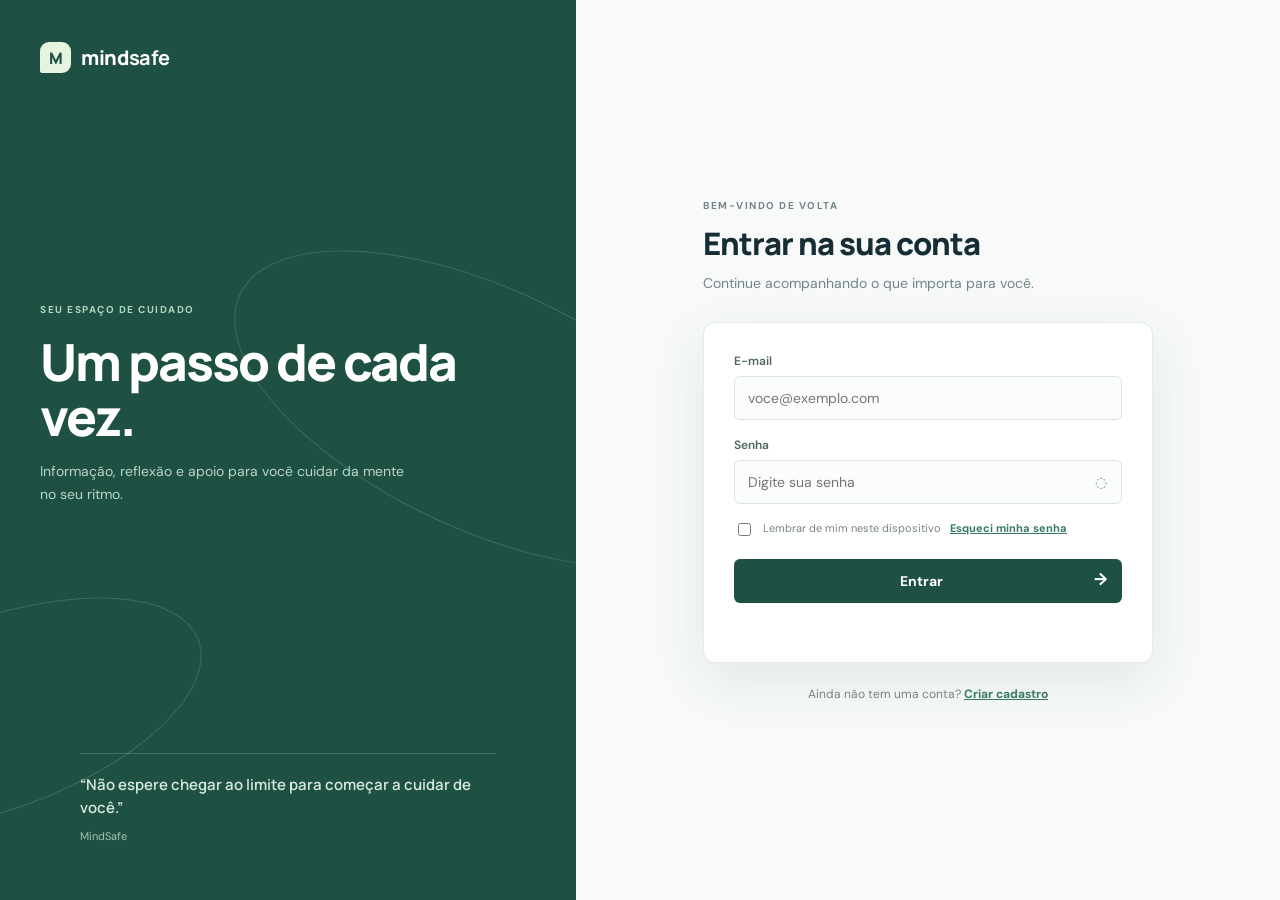
<file: index.html>
<!doctype html>
<html lang="pt-BR">
  <head>
    <meta charset="UTF-8" />
    <meta name="viewport" content="width=device-width, initial-scale=1.0" />
    <meta name="description" content="Acesse sua conta MindSafe." />
    <title>Entrar | MindSafe</title>
    <link rel="stylesheet" href="auth.css" />
  </head>
  <body>
    <div class="auth-page">
      <aside class="auth-aside">
        <a class="brand" href="home.html"
          ><span class="brand-mark">M</span
          ><span>mind<strong>safe</strong></span></a
        >
        <div class="aside-copy">
          <p class="eyebrow">SEU ESPAÇO DE CUIDADO</p>
          <h1>Um passo de cada vez.</h1>
          <p>
            Informação, reflexão e apoio para você cuidar da mente no seu ritmo.
          </p>
        </div>
        <blockquote class="aside-quote">
          “Não espere chegar ao limite para começar a cuidar de você.”<small>MindSafe</small>
        </blockquote>
      </aside>
      <main class="auth-main">
        <div class="auth-box">
          <header class="auth-header">
            <p class="eyebrow">BEM-VINDO DE VOLTA</p>
            <h1>Entrar na sua conta</h1>
            <p>Continue acompanhando o que importa para você.</p>
          </header>
          <form class="auth-form" id="login-form" novalidate>
            <div class="field">
              <label for="login-email">E-mail</label
              ><input
                id="login-email"
                name="email"
                type="email"
                placeholder="voce@exemplo.com"
                autocomplete="email"
                required
              />
            </div>
            <div class="field">
              <label for="login-password">Senha</label>
              <div class="password-wrap">
                <input
                  id="login-password"
                  name="password"
                  type="password"
                  placeholder="Digite sua senha"
                  autocomplete="current-password"
                  required
                />
                <button
                  class="toggle-password"
                  type="button"
                  data-target="login-password"
                  aria-label="Mostrar senha"
                >◌</button>
              </div>
            </div>
            <div class="check-row">
              <input id="remember-me" type="checkbox" /><label for="remember-me"
                >Lembrar de mim neste dispositivo</label
              ><a class="auth-link" href="#recuperar">Esqueci minha senha</a>
            </div>
            <button class="primary-button" type="submit">
              Entrar <span>→</span>
            </button>
            <p class="form-message" aria-live="polite"></p>
          </form>
          <p class="switch-auth">
            Ainda não tem uma conta?
            <a class="auth-link" href="cadastro.html">Criar cadastro</a>
          </p>
        </div>
      </main>
    </div>
    <script src="auth.js"></script>
  </body>
</html>
</file>
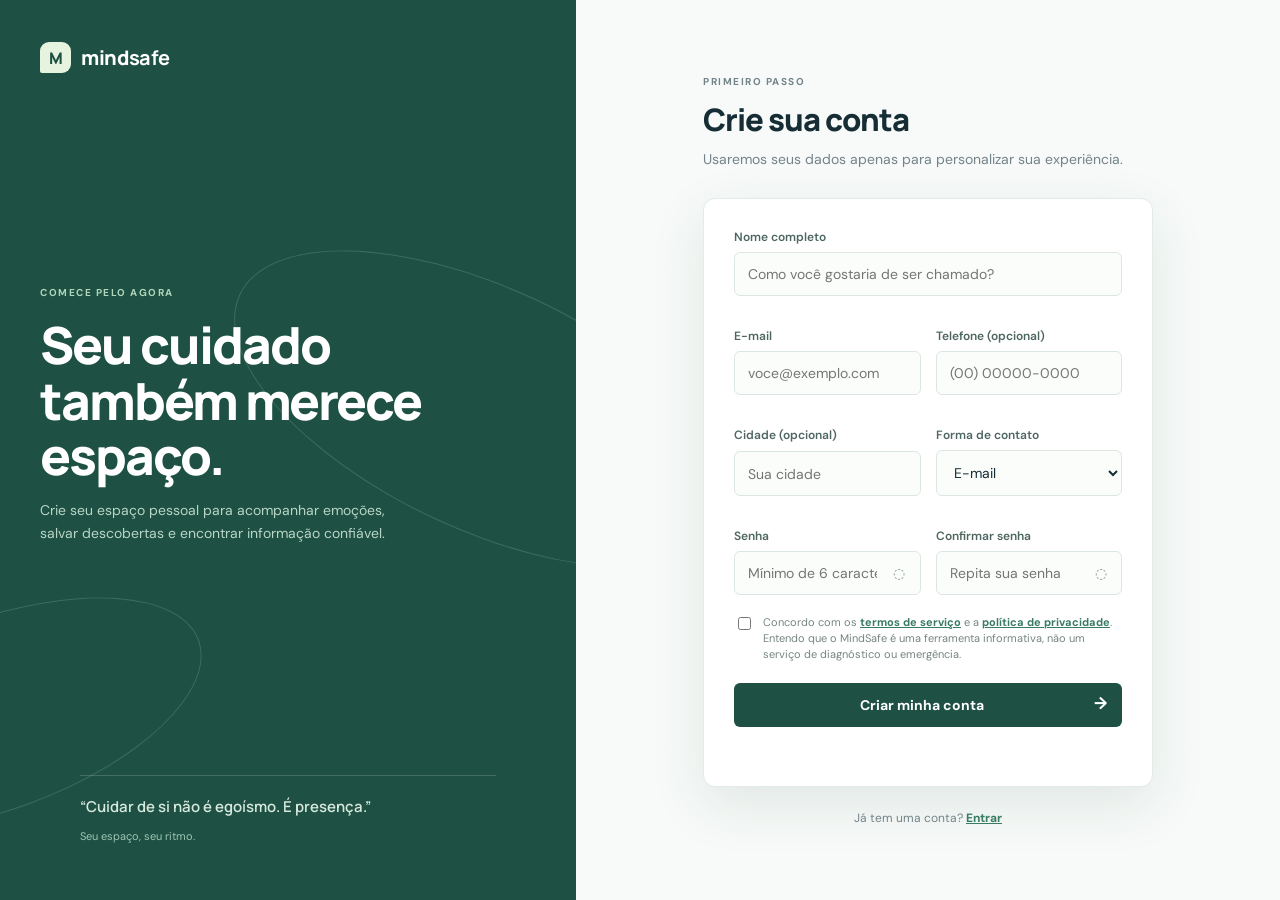
<file: cadastro.html>
<!doctype html>
<html lang="pt-BR">
  <head>
    <meta charset="UTF-8" />
    <meta name="viewport" content="width=device-width, initial-scale=1.0" />
    <meta name="description" content="Crie seu cadastro no MindSafe." />
    <title>Criar cadastro | MindSafe</title>
    <link rel="stylesheet" href="auth.css" />
  </head>
  <body>
    <div class="auth-page">
      <aside class="auth-aside">
        <a class="brand" href="home.html"
          ><span class="brand-mark">M</span
          ><span>mind<strong>safe</strong></span></a
        >
        <div class="aside-copy">
          <p class="eyebrow">COMECE PELO AGORA</p>
          <h1>Seu cuidado também merece espaço.</h1>
          <p>
            Crie seu espaço pessoal para acompanhar emoções, salvar descobertas
            e encontrar informação confiável.
          </p>
        </div>
        <blockquote class="aside-quote">
          “Cuidar de si não é egoísmo. É presença.”<small
            >Seu espaço, seu ritmo.</small
          >
        </blockquote>
      </aside>
      <main class="auth-main">
        <div class="auth-box">
          <header class="auth-header">
            <p class="eyebrow">PRIMEIRO PASSO</p>
            <h1>Crie sua conta</h1>
            <p>Usaremos seus dados apenas para personalizar sua experiência.</p>
          </header>
          <form class="auth-form" id="register-form" novalidate>
            <div class="field-grid">
              <div class="field full">
                <label for="register-name">Nome completo</label
                ><input
                  id="register-name"
                  type="text"
                  placeholder="Como você gostaria de ser chamado?"
                  autocomplete="name"
                  required
                />
              </div>
              <div class="field">
                <label for="register-email">E-mail</label
                ><input
                  id="register-email"
                  type="email"
                  placeholder="voce@exemplo.com"
                  autocomplete="email"
                  required
                />
              </div>
              <div class="field">
                <label for="register-phone"
                  >Telefone <span>(opcional)</span></label
                ><input
                  id="register-phone"
                  type="tel"
                  placeholder="(00) 00000-0000"
                  autocomplete="tel"
                />
              </div>
              <div class="field">
                <label for="register-city">Cidade <span>(opcional)</span></label
                ><input
                  id="register-city"
                  type="text"
                  placeholder="Sua cidade"
                  autocomplete="address-level2"
                />
              </div>
              <div class="field">
                <label for="register-contact">Forma de contato</label
                ><select id="register-contact">
                  <option value="email">E-mail</option>
                  <option value="telefone">Telefone</option>
                </select>
              </div>
              <div class="field">
                <label for="register-password">Senha</label>
                <div class="password-wrap">
                  <input
                    id="register-password"
                    type="password"
                    placeholder="Mínimo de 6 caracteres"
                    autocomplete="new-password"
                    required
                  /><button
                    class="toggle-password"
                    type="button"
                    data-target="register-password"
                    aria-label="Mostrar senha"
                  >
                    ◌
                  </button>
                </div>
              </div>
              <div class="field">
                <label for="register-password-confirmation"
                  >Confirmar senha</label
                >
                <div class="password-wrap">
                  <input
                    id="register-password-confirmation"
                    type="password"
                    placeholder="Repita sua senha"
                    autocomplete="new-password"
                    required
                  /><button
                    class="toggle-password"
                    type="button"
                    data-target="register-password-confirmation"
                    aria-label="Mostrar senha"
                  >
                    ◌
                  </button>
                </div>
              </div>
            </div>
            <div class="check-row">
              <input id="terms" type="checkbox" required /><label for="terms"
                >Concordo com os <a href="termos.html">termos de serviço</a> e a <a href="privacidade.html">política de privacidade</a>. Entendo que o MindSafe é uma
                ferramenta informativa, não um serviço de diagnóstico ou
                emergência.</label
              >
            </div>
            <button class="primary-button" type="submit">
              Criar minha conta <span>→</span>
            </button>
            <p class="form-message" aria-live="polite"></p>
          </form>
          <p class="switch-auth">
            Já tem uma conta? <a class="auth-link" href="index.html">Entrar</a>
          </p>
        </div>
      </main>
    </div>
    <script src="auth.js"></script>
  </body>
</html>
</file>
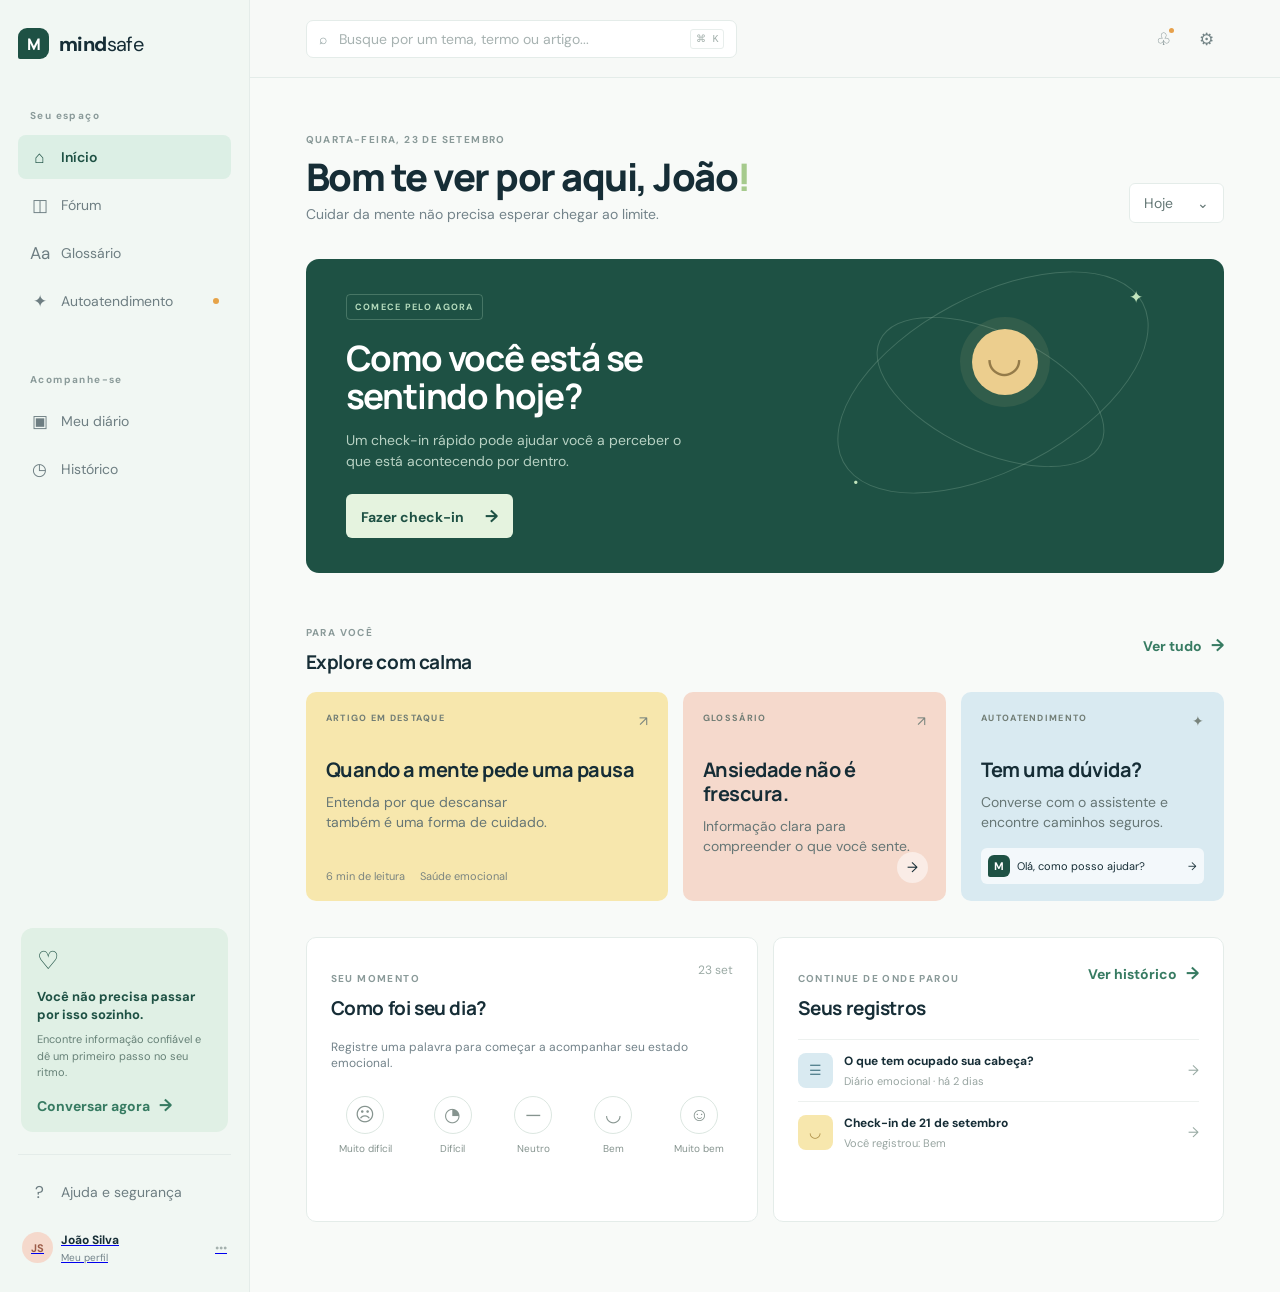
<file: home.html>
<!doctype html>
<html lang="pt-BR">
  <head>
    <meta charset="UTF-8" />
    <meta name="viewport" content="width=device-width, initial-scale=1.0" />
    <meta
      name="description"
      content="MindSafe: informação, acompanhamento e apoio para cuidar da saúde mental."
    />
    <title>MindSafe | Não chegue ao limite</title>
    <link rel="stylesheet" href="home.css" />
  </head>
  <body>
    <div class="app-shell">
      <aside class="sidebar" aria-label="Navegação principal">
        <a
          class="brand"
          href="#inicio"
          data-view-link="inicio"
          aria-label="MindSafe, início"
        >
          <span class="brand-mark">M</span>
          <span><strong>mind</strong>safe</span>
        </a>

        <div class="sidebar-label">Seu espaço</div>
        <nav class="main-nav">
          <button class="nav-item active" data-view="inicio">
            <span class="nav-icon">⌂</span> Início
          </button>
          <button class="nav-item" data-view="forum">
            <span class="nav-icon">◫</span> Fórum
          </button>
          <button class="nav-item" data-view="glossario">
            <span class="nav-icon">Aa</span> Glossário
          </button>
          <button class="nav-item" data-view="chat">
            <span class="nav-icon">✦</span> Autoatendimento
            <span class="nav-status"></span>
          </button>
        </nav>

        <div class="sidebar-label">Acompanhe-se</div>
        <nav class="main-nav">
          <button class="nav-item" data-view="diario">
            <span class="nav-icon">▣</span> Meu diário
          </button>
          <button class="nav-item" data-view="historico">
            <span class="nav-icon">◷</span> Histórico
          </button>
        </nav>

        <div class="sidebar-support">
          <span class="support-icon">♡</span>
          <strong>Você não precisa passar por isso sozinho.</strong>
          <p>
            Encontre informação confiável e dê um primeiro passo no seu ritmo.
          </p>
          <button class="text-button" data-view="chat">
            Conversar agora <span>→</span>
          </button>
        </div>

        <div class="sidebar-footer">
          <button class="nav-item">
            <span class="nav-icon">?</span> Ajuda e segurança
          </button>
          <a class="user-mini" href="perfil.html"
            ><span class="avatar">JS</span
            ><span><strong>João Silva</strong><small>Meu perfil</small></span
            ><span class="more">•••</span></a
          >
        </div>
      </aside>

      <main class="main-content">
        <header class="topbar">
          <div class="mobile-brand">
            <span class="brand-mark">M</span><strong>mindsafe</strong>
          </div>
          <label class="search-box" for="global-search"
            ><span>⌕</span
            ><input
              id="global-search"
              type="search"
              placeholder="Busque por um tema, termo ou artigo..."
              autocomplete="off"
            /><kbd>⌘ K</kbd></label
          >
          <div class="top-actions">
            <button class="icon-button" aria-label="Notificações">
              ♧<span class="notification-dot"></span></button
            ><button class="icon-button" aria-label="Configurações">⚙</button>
          </div>
        </header>

        <div class="page-wrap">
          <section
            id="view-inicio"
            class="view active-view"
            aria-labelledby="welcome-title"
          >
            <div class="welcome-row">
              <div>
                <p class="eyebrow">QUARTA-FEIRA, 23 DE SETEMBRO</p>
                <h1 id="welcome-title">
                  Bom te ver por aqui, João<span class="soft-dot">!</span>
                </h1>
                <p class="intro">
                  Cuidar da mente não precisa esperar chegar ao limite.
                </p>
              </div>
              <button class="date-button">Hoje <span>⌄</span></button>
            </div>

            <div class="hero-panel">
              <div class="hero-copy">
                <span class="pill light-pill">COMECE PELO AGORA</span>
                <h2>Como você está se sentindo hoje?</h2>
                <p>
                  Um check-in rápido pode ajudar você a perceber o que está
                  acontecendo por dentro.
                </p>
                <button class="primary-button" data-view="diario">
                  Fazer check-in <span>→</span>
                </button>
              </div>
              <div class="mood-orbit" aria-hidden="true">
                <span class="orbit-ring ring-one"></span
                ><span class="orbit-ring ring-two"></span
                ><span class="mood-face">◡</span
                ><span class="orbit-star star-one">✦</span
                ><span class="orbit-star star-two">·</span>
              </div>
            </div>

            <div class="section-heading">
              <div>
                <p class="eyebrow">PARA VOCÊ</p>
                <h2>Explore com calma</h2>
              </div>
              <button class="link-button" data-view="forum">
                Ver tudo <span>→</span>
              </button>
            </div>
            <div class="feature-grid">
              <article class="feature-card feature-article" data-view="forum">
                <div class="card-top">
                  <span class="category-tag">ARTIGO EM DESTAQUE</span
                  ><span>↗</span>
                </div>
                <h3>Quando a mente pede uma pausa</h3>
                <p>Entenda por que descansar também é uma forma de cuidado.</p>
                <div class="card-meta">
                  <span>6 min de leitura</span><span>Saúde emocional</span>
                </div>
              </article>
              <article
                class="feature-card feature-glossary"
                data-view="glossario"
              >
                <div class="card-top">
                  <span class="category-tag">GLOSSÁRIO</span><span>↗</span>
                </div>
                <h3>Ansiedade não é<br />frescura.</h3>
                <p>Informação clara para compreender o que você sente.</p>
                <button class="round-arrow">→</button>
              </article>
              <article class="feature-card feature-chat" data-view="chat">
                <div class="card-top">
                  <span class="category-tag">AUTOATENDIMENTO</span
                  ><span>✦</span>
                </div>
                <h3>Tem uma dúvida?</h3>
                <p>Converse com o assistente e encontre caminhos seguros.</p>
                <div class="chat-preview">
                  <span class="assistant-avatar">M</span
                  ><span>Olá, como posso ajudar?</span><span>→</span>
                </div>
              </article>
            </div>

            <div class="lower-grid">
              <section class="panel checkin-panel">
                <div class="section-heading compact">
                  <div>
                    <p class="eyebrow">SEU MOMENTO</p>
                    <h2>Como foi seu dia?</h2>
                  </div>
                  <span class="date-small">23 set</span>
                </div>
                <p>
                  Registre uma palavra para começar a acompanhar seu estado
                  emocional.
                </p>
                <div class="mood-options">
                  <button data-mood="Muito difícil">
                    <span>☹</span><small>Muito difícil</small></button
                  ><button data-mood="Difícil">
                    <span>◔</span><small>Difícil</small></button
                  ><button data-mood="Neutro">
                    <span>—</span><small>Neutro</small></button
                  ><button data-mood="Bem">
                    <span>◡</span><small>Bem</small></button
                  ><button data-mood="Muito bem">
                    <span>☺</span><small>Muito bem</small>
                  </button>
                </div>
                <p class="saved-mood" aria-live="polite"></p>
              </section>
              <section class="panel recent-panel">
                <div class="section-heading compact">
                  <div>
                    <p class="eyebrow">CONTINUE DE ONDE PAROU</p>
                    <h2>Seus registros</h2>
                  </div>
                  <button class="link-button" data-view="historico">
                    Ver histórico <span>→</span>
                  </button>
                </div>
                <div class="record-row">
                  <span class="record-icon blue">☰</span
                  ><span
                    ><strong>O que tem ocupado sua cabeça?</strong
                    ><small>Diário emocional · há 2 dias</small></span
                  ><span class="record-arrow">→</span>
                </div>
                <div class="record-row">
                  <span class="record-icon yellow">◡</span
                  ><span
                    ><strong>Check-in de 21 de setembro</strong
                    ><small>Você registrou: Bem</small></span
                  ><span class="record-arrow">→</span>
                </div>
              </section>
            </div>
          </section>

          <section id="view-forum" class="view" aria-labelledby="forum-title">
            <div class="view-header">
              <div>
                <p class="eyebrow">INFORMAÇÃO CONFIÁVEL</p>
                <h1 id="forum-title">Fórum</h1>
                <p>Artigos e estudos para entender melhor sua saúde mental.</p>
              </div>
              <button class="outline-button">＋ Sugerir tema</button>
            </div>
            <div class="tab-row">
              <button class="tab active" data-forum-filter="todos">Todos</button
              ><button class="tab" data-forum-filter="artigos">Artigos</button
              ><button class="tab" data-forum-filter="estudos">
                Estudos científicos</button
              ><button class="tab" data-forum-filter="salvos">Salvos</button>
            </div>
            <div class="forum-layout">
              <div class="article-list" id="article-list"></div>
              <aside class="reading-side">
                <div class="panel newsletter">
                  <span class="mini-kicker">PARA LER COM CALMA</span>
                  <h3>Uma pequena pausa pode mudar o seu dia.</h3>
                  <p>Receba uma seleção quinzenal de conteúdos do MindSafe.</p>
                  <label class="email-input"
                    ><input
                      type="email"
                      placeholder="Seu melhor e-mail"
                    /><button aria-label="Assinar newsletter">→</button></label
                  ><small>Sem spam. Você pode sair quando quiser.</small>
                </div>
                <div class="panel topics-panel">
                  <p class="eyebrow">TEMAS POPULARES</p>
                  <div class="topic-cloud">
                    <button>Ansiedade</button><button>Autocuidado</button
                    ><button>Estresse</button><button>Relacionamentos</button
                    ><button>Sono</button><button>Autoestima</button>
                  </div>
                </div>
              </aside>
            </div>
          </section>

          <section
            id="view-glossario"
            class="view"
            aria-labelledby="glossary-title"
          >
            <div class="view-header">
              <div>
                <p class="eyebrow">ENTENDA OS TERMOS</p>
                <h1 id="glossary-title">Glossário</h1>
                <p>
                  Definições simples, cuidadosas e baseadas em fontes
                  confiáveis.
                </p>
              </div>
              <span class="glossary-count">6 termos demonstrativos</span>
            </div>
            <div class="glossary-toolbar">
              <label class="inner-search"
                ><span>⌕</span
                ><input
                  id="glossary-search"
                  type="search"
                  placeholder="Pesquisar síndrome, transtorno ou condição..."
              /></label>
              <div class="filter-chips">
                <button class="chip active" data-glossary-filter="todos">
                  Todos</button
                ><button class="chip" data-glossary-filter="emoções">
                  Emoções</button
                ><button class="chip" data-glossary-filter="transtornos">
                  Transtornos</button
                ><button class="chip" data-glossary-filter="condições">
                  Condições
                </button>
              </div>
            </div>
            <div
              class="glossary-detail"
              id="glossary-detail"
              hidden
              aria-live="polite"
            ></div>
            <div class="glossary-grid" id="glossary-grid"></div>
            <div class="glossary-note">
              <span>ⓘ</span>
              <p>
                As definições são educativas e não substituem avaliação
                profissional. Cada pessoa pode vivenciar uma condição de maneira
                diferente.
              </p>
            </div>
          </section>

          <section id="view-chat" class="view" aria-labelledby="chat-title">
            <div class="view-header chat-heading">
              <div>
                <p class="eyebrow">ESCUTA E INFORMAÇÃO</p>
                <h1 id="chat-title">Autoatendimento</h1>
                <p>Um espaço para tirar dúvidas e encontrar próximos passos.</p>
              </div>
              <span class="online-badge"><i></i> Assistente online</span>
            </div>
            <div class="chat-layout">
              <div class="chat-window panel">
                <div class="chat-window-head">
                  <div class="assistant-avatar large">M</div>
                  <div>
                    <strong>Mind, assistente MindSafe</strong
                    ><small>Informação segura para começar</small>
                  </div>
                  <span class="privacy-label">🔒 Privado</span>
                </div>
                <div class="messages" id="messages">
                  <div class="message assistant-message">
                    <span class="message-avatar">M</span>
                    <div>
                      <p>
                        Olá, João. Eu estou aqui para ajudar você a entender
                        melhor temas de saúde mental.
                      </p>
                      <p>
                        Você pode perguntar sobre um termo do glossário, um
                        artigo ou contar como está se sentindo.
                      </p>
                      <span class="message-time">agora</span>
                    </div>
                  </div>
                  <div class="suggestion-row">
                    <button data-suggestion="O que é ansiedade?">
                      O que é ansiedade?</button
                    ><button data-suggestion="Como posso cuidar melhor de mim?">
                      Como cuidar melhor de mim?</button
                    ><button data-suggestion="Quero encontrar um artigo">
                      Encontrar um artigo</button
                    ><button data-suggestion="Estou com muito estresse">
                      Estou com muito estresse</button
                    ><button data-suggestion="O que é depressão?">
                      O que é depressão?</button
                    ><button
                      data-suggestion="Preciso saber se estou com burnout"
                    >
                      Preciso saber se estou com burnout</button
                    ><button data-suggestion="Como melhorar o sono?">
                      Como melhorar o sono?</button
                    ><button data-suggestion="Preciso de ajuda profissional">
                      Preciso de ajuda profissional
                    </button>
                  </div>
                </div>
                <form class="chat-composer" id="chat-form">
                  <input
                    id="chat-input"
                    type="text"
                    placeholder="Escreva sua dúvida..."
                    autocomplete="off"
                  /><button type="submit" aria-label="Enviar mensagem">
                    ↑
                  </button>
                </form>
                <p class="chat-disclaimer">
                  O Mind não diagnostica nem substitui profissionais. Em uma
                  emergência, ligue <strong>192</strong> ou procure um serviço
                  de urgência.
                </p>
              </div>
              <aside class="chat-aside">
                <div class="panel safety-card">
                  <span class="safety-icon">♡</span>
                  <h3>Precisa de ajuda agora?</h3>
                  <p>
                    Se você estiver em risco ou pensando em se machucar, procure
                    ajuda imediata.
                  </p>
                  <a href="tel:188">CVV 188 <span>↗</span></a
                  ><small>Atendimento gratuito, 24 horas.</small>
                </div>
                <div class="panel chat-topics">
                  <p class="eyebrow">VOCÊ TAMBÉM PODE</p>
                  <button data-view="glossario">
                    Explorar o glossário <span>→</span></button
                  ><button data-view="forum">
                    Ler artigos e estudos <span>→</span>
                  </button>
                </div>
              </aside>
            </div>
          </section>

          <section id="view-diario" class="view" aria-labelledby="diary-title">
            <div class="view-header">
              <div>
                <p class="eyebrow">ACOMPANHAMENTO PESSOAL</p>
                <h1 id="diary-title">Meu diário</h1>
                <p>Coloque em palavras o que está passando pela sua cabeça.</p>
              </div>
            </div>
            <div class="diary-layout">
              <div class="panel diary-editor">
                <label for="diary-text"
                  >O que você gostaria de registrar hoje?</label
                ><textarea
                  id="diary-text"
                  placeholder="Escreva livremente. Este espaço é só seu..."
                ></textarea>
                <div class="editor-footer">
                  <span>Seus registros são privados</span
                  ><button class="primary-button" id="save-diary">
                    Salvar registro <span>→</span>
                  </button>
                </div>
                <p class="saved-mood" id="diary-status" aria-live="polite"></p>
              </div>
              <div class="panel prompt-card">
                <span class="prompt-symbol">✦</span>
                <p class="eyebrow">UMA PERGUNTA PARA HOJE</p>
                <h3>
                  O que você tem precisado, mas ainda não conseguiu pedir?
                </h3>
                <button class="link-button" id="use-prompt">
                  Usar como inspiração <span>→</span>
                </button>
              </div>
            </div>
          </section>

          <section
            id="view-historico"
            class="view"
            aria-labelledby="history-title"
          >
            <div class="view-header">
              <div>
                <p class="eyebrow">SEU CAMINHO</p>
                <h1 id="history-title">Histórico</h1>
                <p>Perceber padrões também é uma forma de cuidado.</p>
              </div>
              <button class="outline-button">Exportar dados</button>
            </div>
            <div class="history-summary">
              <div class="panel summary-card">
                <span class="summary-icon blue">◡</span><strong>12</strong
                ><small>check-ins registrados</small>
              </div>
              <div class="panel summary-card">
                <span class="summary-icon yellow">▤</span><strong>4</strong
                ><small>entradas no diário</small>
              </div>
              <div class="panel summary-card">
                <span class="summary-icon green">↗</span><strong>3</strong
                ><small>semanas acompanhando</small>
              </div>
            </div>
            <div class="panel timeline">
              <div class="section-heading compact">
                <div>
                  <p class="eyebrow">SETEMBRO DE 2026</p>
                  <h2>Seus registros recentes</h2>
                </div>
              </div>
              <div class="timeline-item">
                <span class="timeline-dot green-dot"></span>
                <div>
                  <strong>Bem</strong>
                  <p>Check-in emocional</p>
                </div>
                <time>Hoje, 09:12</time>
              </div>
              <div class="timeline-item">
                <span class="timeline-dot blue-dot"></span>
                <div>
                  <strong>O que tem ocupado sua cabeça?</strong>
                  <p>Entrada no diário</p>
                </div>
                <time>21 set, 19:40</time>
              </div>
              <div class="timeline-item">
                <span class="timeline-dot yellow-dot"></span>
                <div>
                  <strong>Neutro</strong>
                  <p>Check-in emocional</p>
                </div>
                <time>21 set, 08:20</time>
              </div>
            </div>
          </section>
        </div>
      </main>
    </div>
    <div class="toast" id="toast" role="status" aria-live="polite"></div>
    <script src="database.js"></script>
    <script src="home.js"></script>
  </body>
</html>
</file>
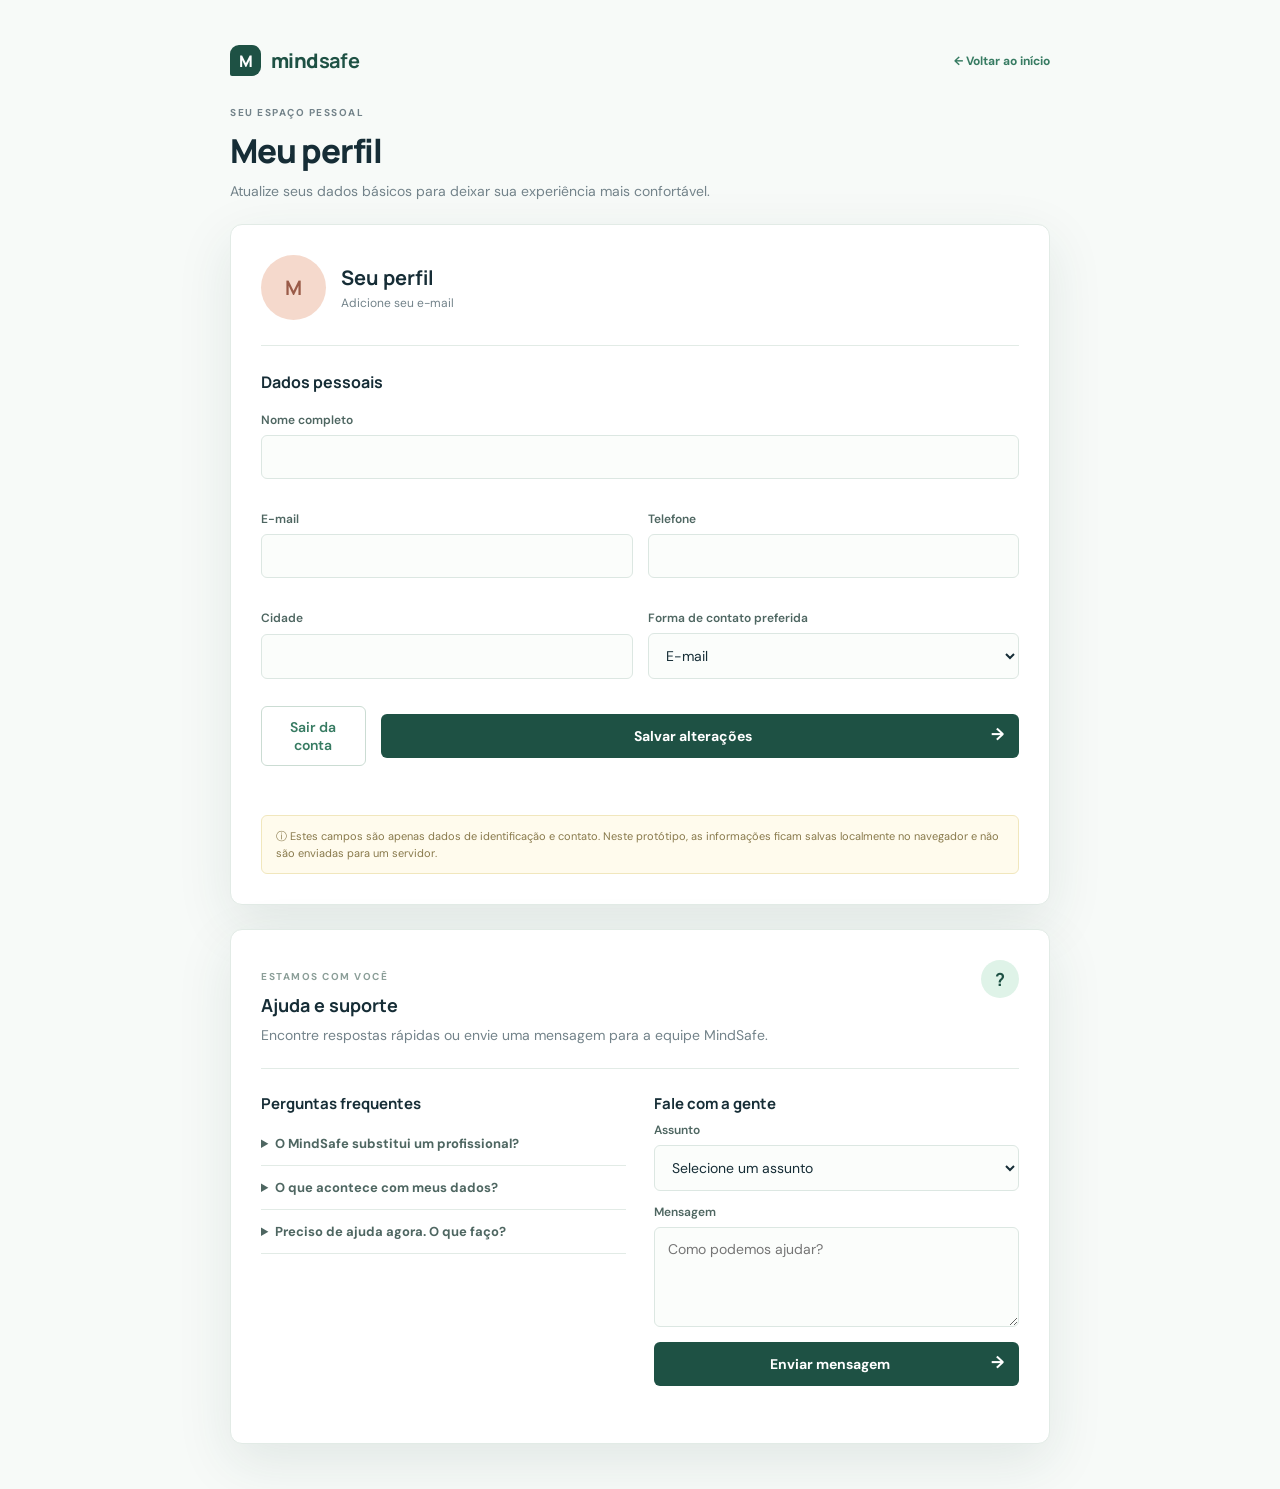
<file: perfil.html>
<!doctype html>
<html lang="pt-BR">
  <head>
    <meta charset="UTF-8" />
    <meta name="viewport" content="width=device-width, initial-scale=1.0" />
    <meta
      name="description"
      content="Gerencie seus dados pessoais no MindSafe."
    />
    <title>Meu perfil | MindSafe</title>
    <link rel="stylesheet" href="auth.css" />
  </head>
  <body class="profile-page">
    <main class="auth-main">
      <div class="profile-shell">
        <header class="profile-top">
          <a class="brand" href="home.html"
            ><span class="brand-mark">M</span
            ><span>mind<strong>safe</strong></span></a
          ><a class="home-link" href="home.html">← Voltar ao início</a>
        </header>
        <section class="profile-intro">
          <p class="eyebrow">SEU ESPAÇO PESSOAL</p>
          <h1>Meu perfil</h1>
          <p>
            Atualize seus dados básicos para deixar sua experiência mais
            confortável.
          </p>
        </section>
        <section class="profile-card">
          <div class="profile-identity">
            <div class="profile-avatar" id="profile-avatar">MS</div>
            <div>
              <h2 id="profile-name-heading">Seu perfil</h2>
              <p id="profile-email-heading">Adicione seu e-mail</p>
            </div>
          </div>
          <form id="profile-form" novalidate>
            <h2 class="profile-section-title">Dados pessoais</h2>
            <div class="field-grid">
              <div class="field full">
                <label for="profile-name">Nome completo</label
                ><input
                  id="profile-name"
                  type="text"
                  autocomplete="name"
                  required
                />
              </div>
              <div class="field">
                <label for="profile-email">E-mail</label
                ><input
                  id="profile-email"
                  type="email"
                  autocomplete="email"
                  required
                />
              </div>
              <div class="field">
                <label for="profile-phone">Telefone</label
                ><input id="profile-phone" type="tel" autocomplete="tel" />
              </div>
              <div class="field">
                <label for="profile-city">Cidade</label
                ><input
                  id="profile-city"
                  type="text"
                  autocomplete="address-level2"
                />
              </div>
              <div class="field">
                <label for="profile-contact">Forma de contato preferida</label
                ><select id="profile-contact">
                  <option value="email">E-mail</option>
                  <option value="telefone">Telefone</option>
                </select>
              </div>
            </div>
            <div class="profile-actions">
              <button class="secondary-button" id="logout-button" type="button">
                Sair da conta</button
              ><button class="primary-button" type="submit">
                Salvar alterações <span>→</span>
              </button>
            </div>
            <p class="form-message" aria-live="polite"></p>
          </form>
          <p class="privacy-note">
            ⓘ Estes campos são apenas dados de identificação e contato. Neste
            protótipo, as informações ficam salvas localmente no navegador e não
            são enviadas para um servidor.
          </p>
        </section>
        <section class="support-card" aria-labelledby="support-title">
          <div class="support-heading">
            <div>
              <p class="eyebrow">ESTAMOS COM VOCÊ</p>
              <h2 id="support-title">Ajuda e suporte</h2>
              <p>Encontre respostas rápidas ou envie uma mensagem para a equipe MindSafe.</p>
            </div>
            <span class="support-badge" aria-hidden="true">?</span>
          </div>
          <div class="support-grid">
            <div class="support-faq">
              <h3>Perguntas frequentes</h3>
              <details>
                <summary>O MindSafe substitui um profissional?</summary>
                <p>Não. O MindSafe oferece informação e reflexão, mas não faz diagnósticos nem substitui atendimento profissional.</p>
              </details>
              <details>
                <summary>O que acontece com meus dados?</summary>
                <p>Neste protótipo, seus dados ficam somente no armazenamento local deste navegador e não são enviados a um servidor.</p>
              </details>
              <details>
                <summary>Preciso de ajuda agora. O que faço?</summary>
                <p>Em uma emergência, ligue para o SAMU (192) ou vá a uma unidade de pronto atendimento. Para apoio emocional, o CVV atende pelo 188.</p>
              </details>
            </div>
            <form class="support-form" id="support-form">
              <h3>Fale com a gente</h3>
              <div class="field">
                <label for="support-topic">Assunto</label>
                <select id="support-topic" required>
                  <option value="">Selecione um assunto</option>
                  <option value="conta">Conta e perfil</option>
                  <option value="conteudo">Conteúdo da plataforma</option>
                  <option value="sugestao">Sugestão</option>
                </select>
              </div>
              <div class="field">
                <label for="support-message">Mensagem</label>
                <textarea id="support-message" rows="4" placeholder="Como podemos ajudar?" required></textarea>
              </div>
              <button class="primary-button" type="submit">Enviar mensagem <span>→</span></button>
              <p class="support-form-message" aria-live="polite"></p>
            </form>
          </div>
        </section>
      </div>
    </main>
    <script src="auth.js"></script>
  </body>
</html>
</file>
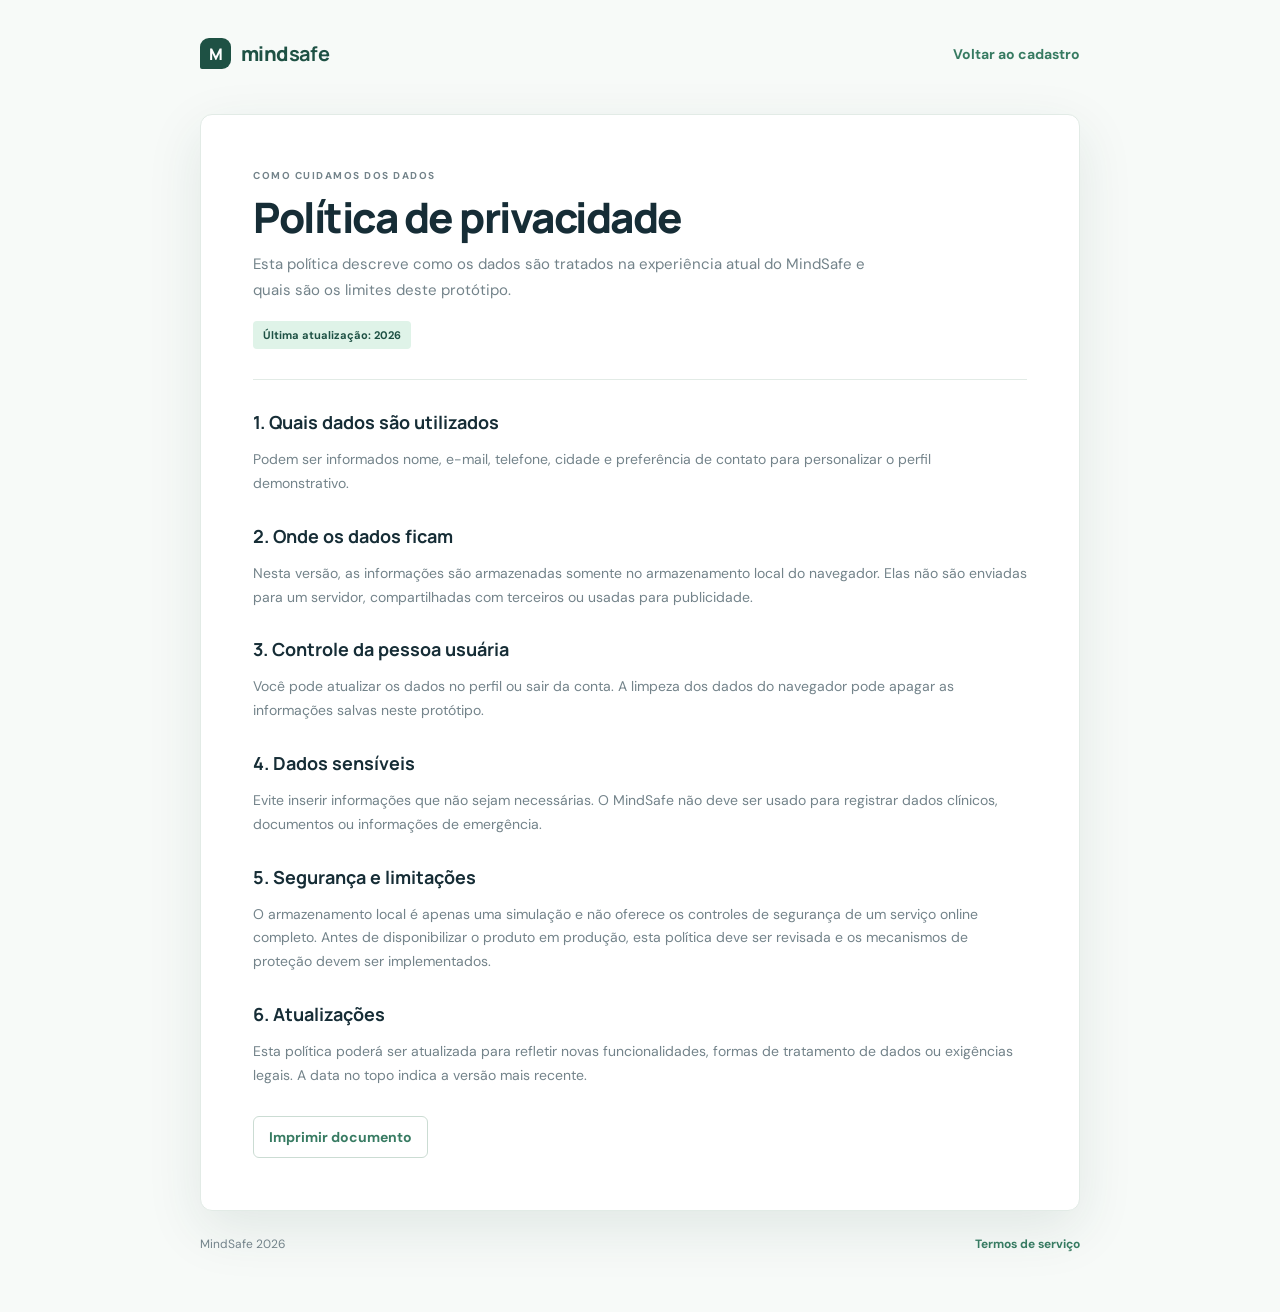
<file: privacidade.html>
<!doctype html>
<html lang="pt-BR">
  <head>
    <meta charset="UTF-8" />
    <meta name="viewport" content="width=device-width, initial-scale=1.0" />
    <meta name="description" content="Política de privacidade do MindSafe." />
    <title>Política de privacidade | MindSafe</title>
    <link rel="stylesheet" href="legal.css" />
  </head>
  <body>
    <main class="legal-main">
      <header class="legal-top">
        <a class="brand" href="home.html" aria-label="MindSafe, início">
          <span class="brand-mark">M</span><span>mind<strong>safe</strong></span>
        </a>
        <a class="text-link" href="cadastro.html">Voltar ao cadastro</a>
      </header>
      <article class="legal-document">
        <p class="eyebrow">COMO CUIDAMOS DOS DADOS</p>
        <h1>Política de privacidade</h1>
        <p class="legal-intro">Esta política descreve como os dados são tratados na experiência atual do MindSafe e quais são os limites deste protótipo.</p>
        <span class="legal-meta">Última atualização: <time data-current-year>2026</time></span>
        <hr />
        <h2>1. Quais dados são utilizados</h2>
        <p>Podem ser informados nome, e-mail, telefone, cidade e preferência de contato para personalizar o perfil demonstrativo.</p>
        <h2>2. Onde os dados ficam</h2>
        <p>Nesta versão, as informações são armazenadas somente no armazenamento local do navegador. Elas não são enviadas para um servidor, compartilhadas com terceiros ou usadas para publicidade.</p>
        <h2>3. Controle da pessoa usuária</h2>
        <p>Você pode atualizar os dados no perfil ou sair da conta. A limpeza dos dados do navegador pode apagar as informações salvas neste protótipo.</p>
        <h2>4. Dados sensíveis</h2>
        <p>Evite inserir informações que não sejam necessárias. O MindSafe não deve ser usado para registrar dados clínicos, documentos ou informações de emergência.</p>
        <h2>5. Segurança e limitações</h2>
        <p>O armazenamento local é apenas uma simulação e não oferece os controles de segurança de um serviço online completo. Antes de disponibilizar o produto em produção, esta política deve ser revisada e os mecanismos de proteção devem ser implementados.</p>
        <h2>6. Atualizações</h2>
        <p>Esta política poderá ser atualizada para refletir novas funcionalidades, formas de tratamento de dados ou exigências legais. A data no topo indica a versão mais recente.</p>
        <div class="legal-actions">
          <button class="action-button" type="button" data-print>Imprimir documento</button>
        </div>
      </article>
      <footer class="legal-footer">
        <span>MindSafe <span data-current-year>2026</span></span>
        <a href="termos.html">Termos de serviço</a>
      </footer>
    </main>
    <script src="legal.js"></script>
  </body>
</html>
</file>
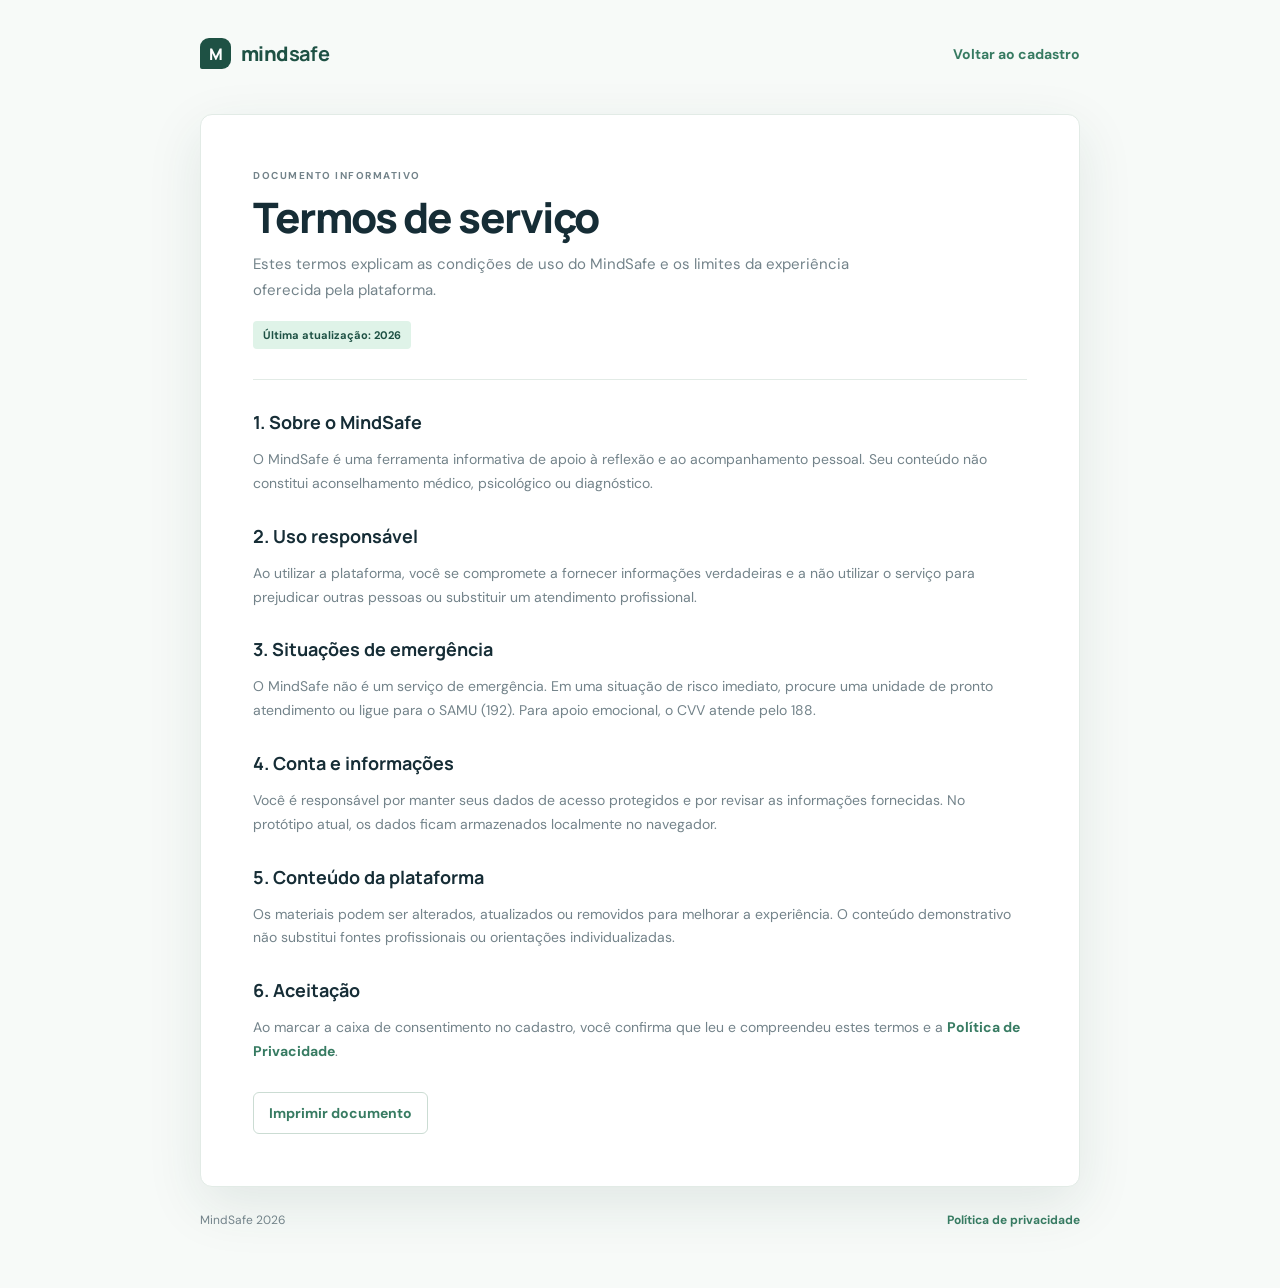
<file: termos.html>
<!doctype html>
<html lang="pt-BR">
  <head>
    <meta charset="UTF-8" />
    <meta name="viewport" content="width=device-width, initial-scale=1.0" />
    <meta name="description" content="Termos de serviço do MindSafe." />
    <title>Termos de serviço | MindSafe</title>
    <link rel="stylesheet" href="legal.css" />
  </head>
  <body>
    <main class="legal-main">
      <header class="legal-top">
        <a class="brand" href="home.html" aria-label="MindSafe, início">
          <span class="brand-mark">M</span><span>mind<strong>safe</strong></span>
        </a>
        <a class="text-link" href="cadastro.html">Voltar ao cadastro</a>
      </header>
      <article class="legal-document">
        <p class="eyebrow">DOCUMENTO INFORMATIVO</p>
        <h1>Termos de serviço</h1>
        <p class="legal-intro">Estes termos explicam as condições de uso do MindSafe e os limites da experiência oferecida pela plataforma.</p>
        <span class="legal-meta">Última atualização: <time data-current-year>2026</time></span>
        <hr />
        <h2>1. Sobre o MindSafe</h2>
        <p>O MindSafe é uma ferramenta informativa de apoio à reflexão e ao acompanhamento pessoal. Seu conteúdo não constitui aconselhamento médico, psicológico ou diagnóstico.</p>
        <h2>2. Uso responsável</h2>
        <p>Ao utilizar a plataforma, você se compromete a fornecer informações verdadeiras e a não utilizar o serviço para prejudicar outras pessoas ou substituir um atendimento profissional.</p>
        <h2>3. Situações de emergência</h2>
        <p>O MindSafe não é um serviço de emergência. Em uma situação de risco imediato, procure uma unidade de pronto atendimento ou ligue para o SAMU (192). Para apoio emocional, o CVV atende pelo 188.</p>
        <h2>4. Conta e informações</h2>
        <p>Você é responsável por manter seus dados de acesso protegidos e por revisar as informações fornecidas. No protótipo atual, os dados ficam armazenados localmente no navegador.</p>
        <h2>5. Conteúdo da plataforma</h2>
        <p>Os materiais podem ser alterados, atualizados ou removidos para melhorar a experiência. O conteúdo demonstrativo não substitui fontes profissionais ou orientações individualizadas.</p>
        <h2>6. Aceitação</h2>
        <p>Ao marcar a caixa de consentimento no cadastro, você confirma que leu e compreendeu estes termos e a <a class="text-link" href="privacidade.html">Política de Privacidade</a>.</p>
        <div class="legal-actions">
          <button class="action-button" type="button" data-print>Imprimir documento</button>
        </div>
      </article>
      <footer class="legal-footer">
        <span>MindSafe <span data-current-year>2026</span></span>
        <a href="privacidade.html">Política de privacidade</a>
      </footer>
    </main>
    <script src="legal.js"></script>
  </body>
</html>
</file>
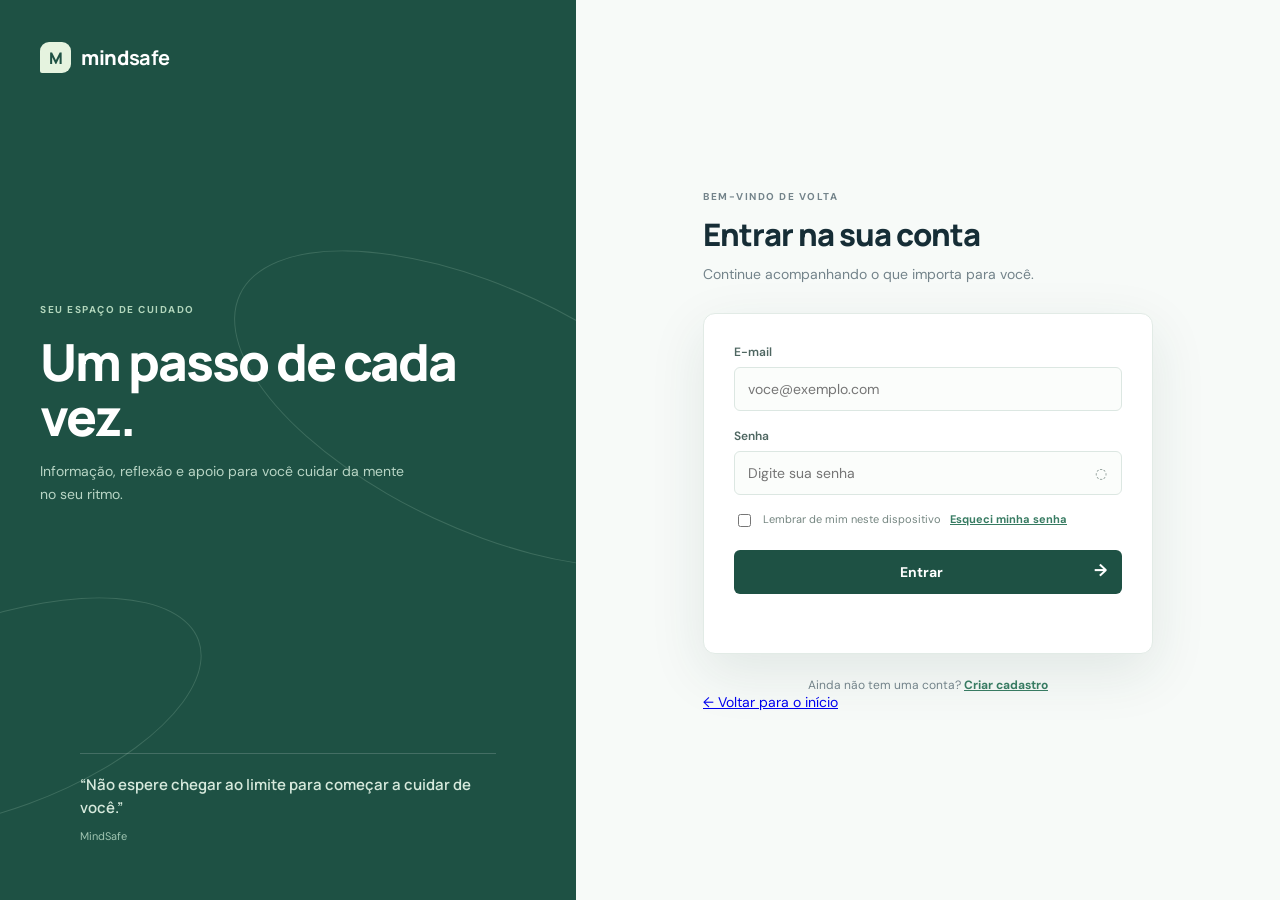
<file: frontend/login.html>
<!doctype html>
<html lang="pt-BR">
  <head>
    <meta charset="UTF-8" />
    <meta name="viewport" content="width=device-width, initial-scale=1.0" />
    <meta name="description" content="Acesse sua conta MindSafe." />
    <title>Entrar | MindSafe</title>
    <link rel="stylesheet" href="auth.css" />
  </head>
  <body>
    <div class="auth-page">
      <aside class="auth-aside">
        <a class="brand" href="home.html"
          ><span class="brand-mark">M</span
          ><span>mind<strong>safe</strong></span></a
        >
        <div class="aside-copy">
          <p class="eyebrow">SEU ESPAÇO DE CUIDADO</p>
          <h1>Um passo de cada vez.</h1>
          <p>
            Informação, reflexão e apoio para você cuidar da mente no seu ritmo.
          </p>
        </div>
        <blockquote class="aside-quote">
          “Não espere chegar ao limite para começar a cuidar de você.”<small>MindSafe</small>
        </blockquote>
      </aside>
      <main class="auth-main">
        <div class="auth-box">
          <header class="auth-header">
            <p class="eyebrow">BEM-VINDO DE VOLTA</p>
            <h1>Entrar na sua conta</h1>
            <p>Continue acompanhando o que importa para você.</p>
          </header>
          <form class="auth-form" id="login-form" novalidate>
            <div class="field">
              <label for="login-email">E-mail</label
              ><input
                id="login-email"
                name="email"
                type="email"
                placeholder="voce@exemplo.com"
                autocomplete="email"
                required
              />
            </div>
            <div class="field">
              <label for="login-password">Senha</label>
              <div class="password-wrap">
                <input
                  id="login-password"
                  name="password"
                  type="password"
                  placeholder="Digite sua senha"
                  autocomplete="current-password"
                  required
                />
                <button
                  class="toggle-password"
                  type="button"
                  data-target="login-password"
                  aria-label="Mostrar senha"
                >◌</button>
              </div>
            </div>
            <div class="check-row">
              <input id="remember-me" type="checkbox" /><label for="remember-me"
                >Lembrar de mim neste dispositivo</label
              ><a class="auth-link" href="#recuperar">Esqueci minha senha</a>
            </div>
            <button class="primary-button" type="submit">
              Entrar <span>→</span>
            </button>
            <p class="form-message" aria-live="polite"></p>
          </form>
          <p class="switch-auth">
            Ainda não tem uma conta?
            <a class="auth-link" href="cadastro.html">Criar cadastro</a>
          </p>
          <a class="back-home" href="home.html">← Voltar para o início</a>
        </div>
      </main>
    </div>
    <script src="auth.js"></script>
  </body>
</html>
</file>
<file: auth.css>
@import url("https://fonts.googleapis.com/css2?family=DM+Sans:wght@400;500;600;700&family=Manrope:wght@600;700;800&display=swap");

:root {
  --ink: #162d36;
  --muted: #73838a;
  --line: #e2ebe6;
  --paper: #f7faf8;
  --white: #fff;
  --green: #377b62;
  --deep-green: #1e5144;
  --mint: #dff3e8;
  --coral: #f5d9cc;
  --yellow: #f7e7ad;
  --shadow: 0 18px 55px rgba(29, 66, 60, 0.1);
}

* {
  box-sizing: border-box;
}
body {
  margin: 0;
  min-height: 100vh;
  color: var(--ink);
  background: var(--paper);
  font:
    14px "DM Sans",
    sans-serif;
}
button,
input,
select,
textarea {
  font: inherit;
}
button {
  cursor: pointer;
}
.auth-page {
  min-height: 100vh;
  display: grid;
  grid-template-columns: minmax(350px, 0.9fr) minmax(500px, 1.1fr);
}
.auth-aside {
  position: relative;
  overflow: hidden;
  padding: 42px 7%;
  background: var(--deep-green);
  color: #fff;
  display: flex;
  flex-direction: column;
}
.auth-aside::before,
.auth-aside::after {
  content: "";
  position: absolute;
  border: 1px solid rgba(219, 244, 225, 0.16);
  border-radius: 50%;
  transform: rotate(25deg);
}
.auth-aside::before {
  width: 540px;
  height: 240px;
  right: -180px;
  top: 32%;
}
.auth-aside::after {
  width: 430px;
  height: 190px;
  left: -220px;
  bottom: 10%;
  transform: rotate(-20deg);
}
.brand {
  position: relative;
  z-index: 1;
  display: flex;
  align-items: center;
  gap: 10px;
  color: #fff;
  text-decoration: none;
  font: 800 20px Manrope;
  letter-spacing: -0.6px;
}
.brand-mark {
  width: 31px;
  height: 31px;
  border-radius: 9px 9px 9px 2px;
  display: grid;
  place-items: center;
  background: #e5f3df;
  color: var(--deep-green);
  font: 800 16px Manrope;
}
.aside-copy {
  position: relative;
  z-index: 1;
  max-width: 425px;
  margin: auto 0;
}
.aside-copy .eyebrow {
  color: #b2d6bc;
}
.eyebrow {
  color: #8b9e98;
  font-size: 10px;
  font-weight: 700;
  letter-spacing: 1.5px;
}
.aside-copy h1 {
  margin: 16px 0;
  font: 800 clamp(31px, 4vw, 52px)/1.08 Manrope;
  letter-spacing: -2px;
}
.aside-copy p {
  max-width: 370px;
  color: #b8d5c5;
  line-height: 1.6;
}
.aside-quote {
  position: relative;
  z-index: 1;
  padding-top: 20px;
  border-top: 1px solid rgba(255, 255, 255, 0.17);
  color: #d6e9dc;
  font: 600 15px/1.5 Manrope;
}
.aside-quote small {
  display: block;
  margin-top: 10px;
  color: #9fc5b1;
  font: 11px "DM Sans";
}
.auth-main {
  display: grid;
  place-items: center;
  padding: 45px 7%;
}
.auth-box {
  width: min(100%, 450px);
}
.auth-header {
  margin-bottom: 28px;
}
.auth-header h1 {
  margin: 9px 0;
  font: 800 31px Manrope;
  letter-spacing: -1px;
}
.auth-header p {
  color: var(--muted);
  line-height: 1.5;
  margin: 0;
}
.auth-form {
  background: var(--white);
  padding: 30px;
  border: 1px solid var(--line);
  border-radius: 12px;
  box-shadow: var(--shadow);
}
.field-grid {
  display: grid;
  grid-template-columns: 1fr 1fr;
  gap: 15px;
}
.field {
  display: grid;
  gap: 7px;
  margin-bottom: 17px;
}
.field.full {
  grid-column: 1 / -1;
}
.field label {
  color: #4e6661;
  font-weight: 600;
  font-size: 12px;
}
.field input,
.field select,
.field textarea {
  width: 100%;
  border: 1px solid #dce7e2;
  border-radius: 6px;
  outline: none;
  padding: 12px 13px;
  color: var(--ink);
  background: #fbfdfb;
}
.field textarea {
  resize: vertical;
  min-height: 100px;
}
.field input:focus,
.field select:focus,
.field textarea:focus {
  border-color: #83b79a;
  box-shadow: 0 0 0 3px rgba(131, 183, 154, 0.14);
}
.password-wrap {
  position: relative;
}
.password-wrap input {
  padding-right: 43px;
}
.toggle-password {
  position: absolute;
  right: 4px;
  top: 4px;
  height: 36px;
  width: 35px;
  background: transparent;
  border: 0;
  color: #82928d;
}
.check-row {
  display: flex;
  gap: 9px;
  align-items: flex-start;
  color: #758681;
  font-size: 11px;
  line-height: 1.45;
  margin: 3px 0 20px;
}
.check-row input {
  accent-color: var(--green);
  margin-top: 2px;
}
.check-row a,
.auth-link {
  color: var(--green);
  font-weight: 700;
}
.primary-button {
  width: 100%;
  border: 0;
  padding: 13px 15px;
  border-radius: 6px;
  background: var(--deep-green);
  color: #fff;
  font-weight: 700;
}
.primary-button:hover {
  background: #286454;
}
.primary-button span {
  float: right;
  font-size: 17px;
  line-height: 14px;
}
.form-message {
  min-height: 17px;
  margin: 12px 0 0;
  color: var(--green);
  font-size: 12px;
}
.form-message.error {
  color: #a45b4c;
}
.switch-auth {
  text-align: center;
  color: var(--muted);
  margin: 23px 0 0;
  font-size: 12px;
}
.profile-page .auth-main {
  display: block;
}
.profile-shell {
  width: min(100%, 820px);
  margin: 0 auto;
}
.profile-top {
  display: flex;
  justify-content: space-between;
  align-items: center;
  margin-bottom: 30px;
}
.profile-top .brand {
  color: var(--deep-green);
}
.profile-top .brand-mark {
  background: var(--deep-green);
  color: #fff;
}
.profile-top .home-link {
  color: var(--green);
  text-decoration: none;
  font-weight: 700;
  font-size: 12px;
}
.profile-intro {
  margin-bottom: 24px;
}
.profile-intro h1 {
  margin: 9px 0;
  font: 800 33px Manrope;
  letter-spacing: -1.2px;
}
.profile-intro p {
  color: var(--muted);
  margin: 0;
}
.profile-card {
  background: #fff;
  border: 1px solid var(--line);
  border-radius: 12px;
  box-shadow: var(--shadow);
  padding: 30px;
}
.profile-identity {
  display: flex;
  align-items: center;
  gap: 15px;
  padding-bottom: 25px;
  margin-bottom: 25px;
  border-bottom: 1px solid var(--line);
}
.profile-avatar {
  width: 65px;
  height: 65px;
  display: grid;
  place-items: center;
  border-radius: 50%;
  background: var(--coral);
  color: #9a5b48;
  font: 700 20px Manrope;
}
.profile-identity h2 {
  margin: 0 0 4px;
  font: 700 20px Manrope;
}
.profile-identity p {
  margin: 0;
  color: var(--muted);
  font-size: 12px;
}
.profile-section-title {
  margin: 0 0 19px;
  font: 700 16px Manrope;
}
.profile-actions {
  display: flex;
  justify-content: flex-end;
  align-items: center;
  gap: 15px;
  margin-top: 10px;
}
.secondary-button {
  border: 1px solid #cbdcd3;
  background: #fff;
  color: var(--green);
  padding: 11px 15px;
  border-radius: 6px;
  font-weight: 600;
}
.secondary-button:hover {
  background: #f0f7f2;
}
.privacy-note {
  margin: 20px 0 0;
  padding: 12px 14px;
  background: #fffbed;
  border: 1px solid #f1e7bd;
  border-radius: 6px;
  color: #88794b;
  font-size: 11px;
  line-height: 1.5;
}
.support-card {
  margin-top: 24px;
  padding: 30px;
  background: #fff;
  border: 1px solid var(--line);
  border-radius: 12px;
  box-shadow: var(--shadow);
}
.support-heading {
  display: flex;
  justify-content: space-between;
  gap: 20px;
  padding-bottom: 22px;
  border-bottom: 1px solid var(--line);
}
.support-heading h2,
.support-faq h3,
.support-form h3 {
  margin: 8px 0;
  font: 700 18px Manrope;
}
.support-heading > div > p:last-child {
  margin: 0;
  color: var(--muted);
  line-height: 1.5;
}
.support-badge {
  width: 38px;
  height: 38px;
  display: grid;
  place-items: center;
  border-radius: 50%;
  background: var(--mint);
  color: var(--deep-green);
  font: 700 18px Manrope;
}
.support-grid {
  display: grid;
  grid-template-columns: 1fr 1fr;
  gap: 28px;
  padding-top: 24px;
}
.support-faq h3,
.support-form h3 {
  margin-top: 0;
  font-size: 15px;
}
.support-faq details {
  padding: 13px 0;
  border-bottom: 1px solid var(--line);
}
.support-faq summary {
  cursor: pointer;
  color: #4e6661;
  font-size: 13px;
  font-weight: 700;
}
.support-faq details p {
  margin: 10px 0 0;
  color: var(--muted);
  font-size: 12px;
  line-height: 1.5;
}
.support-form .field {
  margin-bottom: 13px;
}
.support-form .primary-button {
  margin-top: 2px;
}
.support-form-message {
  min-height: 17px;
  margin: 10px 0 0;
  color: var(--green);
  font-size: 12px;
  line-height: 1.4;
}
.support-form-message.error {
  color: #a45b4c;
}
.legal-dialog {
  width: min(92vw, 560px);
  padding: 28px;
  border: 1px solid var(--line);
  border-radius: 12px;
  color: var(--ink);
  box-shadow: 0 20px 70px rgba(29, 66, 60, 0.22);
}
.legal-dialog::backdrop {
  background: rgba(22, 45, 54, 0.38);
}
.dialog-header {
  display: flex;
  justify-content: space-between;
  gap: 20px;
  align-items: flex-start;
}
.dialog-header h2 {
  margin: 8px 0 18px;
  font: 700 22px Manrope;
}
.legal-dialog p {
  color: var(--muted);
  line-height: 1.6;
}
.dialog-close {
  border: 0;
  background: transparent;
  color: var(--muted);
  font-size: 26px;
  line-height: 1;
}
@media (max-width: 780px) {
  .auth-page {
    grid-template-columns: 1fr;
  }
  .auth-aside {
    min-height: 310px;
    padding: 25px 8%;
  }
  .aside-copy {
    margin: 45px 0 20px;
  }
  .aside-copy h1 {
    font-size: 34px;
  }
  .aside-quote {
    display: none;
  }
  .auth-main {
    padding: 35px 6%;
  }
  .profile-page .auth-main {
    padding: 25px 5%;
  }
}
@media (max-width: 480px) {
  .auth-form,
  .profile-card {
    padding: 20px;
  }
  .field-grid {
    grid-template-columns: 1fr;
    gap: 0;
  }
  .field.full {
    grid-column: auto;
  }
  .profile-top {
    margin-bottom: 25px;
  }
  .profile-top .home-link {
    font-size: 0;
  }
  .profile-top .home-link::before {
    content: "←";
    font-size: 18px;
  }
  .profile-actions {
    align-items: stretch;
    flex-direction: column-reverse;
  }
  .profile-actions button {
    width: 100%;
  }
  .support-card {
    padding: 20px;
  }
  .support-grid {
    grid-template-columns: 1fr;
    gap: 25px;
  }
}
</file>
<file: home.css>
@import url("https://fonts.googleapis.com/css2?family=DM+Sans:wght@400;500;600;700&family=Manrope:wght@600;700;800&display=swap");

:root {
  --ink: #162d36;
  --muted: #73838a;
  --line: #e4ece9;
  --paper: #f8faf8;
  --white: #fff;
  --mint: #dff3e8;
  --green: #377b62;
  --deep-green: #1e5144;
  --yellow: #f7e7ad;
  --coral: #f5d9cc;
  --blue: #d9eaf1;
  --shadow: 0 12px 40px rgba(29, 66, 60, 0.08);
}

* {
  box-sizing: border-box;
}

body {
  margin: 0;
  background: var(--paper);
  color: var(--ink);
  font-family: "DM Sans", sans-serif;
  font-size: 14px;
}

button,
input,
textarea {
  font: inherit;
}

button {
  border: 0;
  cursor: pointer;
  color: inherit;
}

.app-shell {
  min-height: 100vh;
  display: flex;
}

.sidebar {
  width: 250px;
  min-height: 100vh;
  padding: 28px 18px 20px;
  background: #f1f7f3;
  border-right: 1px solid var(--line);
  display: flex;
  flex-direction: column;
  flex-shrink: 0;
}

.brand,
.mobile-brand {
  display: flex;
  align-items: center;
  gap: 10px;
  color: var(--ink);
  text-decoration: none;
  font-size: 20px;
  letter-spacing: -0.6px;
}

.brand strong,
.mobile-brand strong {
  font-weight: 800;
}

.brand-mark {
  width: 31px;
  height: 31px;
  border-radius: 9px 9px 9px 2px;
  background: var(--deep-green);
  color: #fff;
  display: grid;
  place-items: center;
  font: 800 16px Manrope;
}

.sidebar-label,
.eyebrow {
  color: #8a9a99;
  font-size: 10px;
  letter-spacing: 1.4px;
  font-weight: 700;
}

.sidebar-label {
  margin: 50px 12px 13px;
}

.main-nav {
  display: grid;
  gap: 4px;
}

.nav-item {
  background: transparent;
  text-align: left;
  border-radius: 8px;
  padding: 11px 12px;
  color: #6e7e82;
  display: flex;
  gap: 12px;
  align-items: center;
  position: relative;
}

.nav-item:hover,
.nav-item.active {
  color: var(--deep-green);
  background: #dcefe5;
  font-weight: 600;
}

.nav-icon {
  width: 19px;
  text-align: center;
  font-size: 17px;
}

.nav-status {
  width: 6px;
  height: 6px;
  background: #e6a348;
  border-radius: 50%;
  margin-left: auto;
}

.sidebar-support {
  margin: auto 3px 22px;
  padding: 16px;
  border-radius: 12px;
  background: #e0f0e5;
  color: var(--deep-green);
}

.support-icon {
  font-size: 25px;
  display: block;
  margin-bottom: 11px;
}

.sidebar-support strong {
  display: block;
  line-height: 1.35;
  font-size: 13px;
}

.sidebar-support p {
  font-size: 11px;
  line-height: 1.5;
  margin: 8px 0 13px;
  color: #668177;
}

.text-button,
.link-button {
  background: none;
  color: var(--green);
  font-weight: 700;
  padding: 0;
}

.text-button span,
.link-button span {
  margin-left: 6px;
  font-size: 17px;
}

.sidebar-footer {
  border-top: 1px solid var(--line);
  padding-top: 15px;
}

.sidebar-footer .nav-item {
  margin-bottom: 10px;
  width: 100%;
}

.user-mini {
  display: flex;
  align-items: center;
  gap: 8px;
  padding: 8px 4px;
  font-size: 12px;
}

.user-mini strong,
.user-mini small {
  display: block;
  text-decoration: none;
  color: var(--ink);
}

.user-mini small {
  color: var(--muted);
  margin-top: 3px;
  font-size: 10px;
}

.avatar {
  width: 31px;
  height: 31px;
  background: var(--coral);
  color: #9b5b47;
  border-radius: 50%;
  display: grid;
  place-items: center;
  font-size: 11px;
  font-weight: 700;
}

.more {
  margin-left: auto;
  color: #a5b1ae;
}

.main-content {
  min-width: 0;
  flex: 1;
}

.topbar {
  height: 78px;
  display: flex;
  align-items: center;
  justify-content: space-between;
  padding: 0 5.4%;
  background: rgba(248, 250, 248, 0.88);
  border-bottom: 1px solid var(--line);
}

.mobile-brand {
  display: none;
}

.search-box {
  max-width: 450px;
  width: 47%;
  height: 38px;
  display: flex;
  align-items: center;
  gap: 10px;
  background: #fff;
  border: 1px solid var(--line);
  border-radius: 7px;
  padding: 0 12px;
  color: #8a9b9b;
}

.search-box input,
.inner-search input {
  border: 0;
  outline: 0;
  flex: 1;
  min-width: 0;
  color: var(--ink);
  background: transparent;
}

.search-box input::placeholder,
.inner-search input::placeholder {
  color: #a7b2b1;
}

.search-box kbd {
  color: #a1aeaa;
  font-size: 10px;
  border: 1px solid #e8eeec;
  padding: 3px 5px;
  border-radius: 3px;
}

.top-actions {
  display: flex;
  gap: 8px;
}

.icon-button {
  width: 35px;
  height: 35px;
  background: transparent;
  color: #738486;
  font-size: 17px;
  position: relative;
  border-radius: 7px;
}

.icon-button:hover {
  background: #eaf3ee;
}

.notification-dot {
  position: absolute;
  top: 7px;
  right: 7px;
  width: 5px;
  height: 5px;
  background: #e7a14b;
  border-radius: 50%;
}

.page-wrap {
  max-width: 1240px;
  padding: 45px 5.4% 70px;
  margin: auto;
}

.view {
  display: none;
  animation: appear 0.35s ease both;
}

.active-view {
  display: block;
}

@keyframes appear {
  from {
    opacity: 0;
    transform: translateY(5px);
  }
  to {
    opacity: 1;
    transform: none;
  }
}

.welcome-row,
.view-header,
.section-heading {
  display: flex;
  align-items: flex-end;
  justify-content: space-between;
  gap: 20px;
}

.welcome-row h1,
.view-header h1 {
  font: 800 clamp(26px, 3vw, 38px)/1.1 Manrope;
  letter-spacing: -1.5px;
  margin: 8px 0 7px;
}

.soft-dot {
  color: #a6ca8d;
}

.intro,
.view-header p:not(.eyebrow) {
  color: var(--muted);
  margin: 0;
}

.date-button {
  background: #fff;
  border: 1px solid var(--line);
  border-radius: 6px;
  padding: 10px 14px;
  color: #647775;
}

.date-button span {
  margin-left: 20px;
}

.hero-panel {
  min-height: 250px;
  margin: 36px 0 43px;
  overflow: hidden;
  position: relative;
  border-radius: 13px;
  background: var(--deep-green);
  color: #fff;
  padding: 35px 40px;
  display: flex;
}

.hero-copy {
  max-width: 430px;
  position: relative;
  z-index: 1;
}

.pill,
.category-tag,
.mini-kicker {
  display: inline-block;
  font-size: 9px;
  letter-spacing: 1.3px;
  font-weight: 700;
}

.light-pill {
  padding: 6px 8px;
  color: #b5dbbd;
  border: 1px solid rgba(190, 225, 198, 0.25);
  border-radius: 4px;
}

.hero-panel h2 {
  margin: 19px 0 11px;
  max-width: 400px;
  font: 700 clamp(24px, 3vw, 35px)/1.1 Manrope;
  letter-spacing: -1.2px;
}

.hero-panel p {
  color: #b8d2c4;
  max-width: 360px;
  line-height: 1.5;
  margin-bottom: 22px;
}

.primary-button {
  padding: 11px 15px;
  border-radius: 6px;
  background: #e5f3df;
  color: var(--deep-green);
  font-weight: 700;
}

.primary-button span {
  margin-left: 18px;
  font-size: 17px;
}

.mood-orbit {
  position: absolute;
  width: 390px;
  height: 390px;
  right: 4%;
  top: -72px;
}

.orbit-ring {
  position: absolute;
  border: 1px solid rgba(204, 233, 210, 0.2);
  border-radius: 50%;
  transform: rotate(-28deg);
}

.ring-one {
  width: 340px;
  height: 175px;
  top: 108px;
  left: 25px;
}

.ring-two {
  width: 245px;
  height: 120px;
  top: 145px;
  left: 70px;
  transform: rotate(25deg);
}

.mood-face {
  position: absolute;
  top: 142px;
  left: 174px;
  width: 66px;
  height: 66px;
  border-radius: 50%;
  display: grid;
  place-items: center;
  background: #ecce8e;
  color: #947b49;
  font-size: 42px;
  padding-bottom: 13px;
  box-shadow: 0 0 0 12px rgba(242, 212, 148, 0.09);
}

.orbit-star {
  position: absolute;
  color: #c2e5bd;
}

.star-one {
  top: 99px;
  right: 45px;
  font-size: 17px;
}

.star-two {
  bottom: 76px;
  left: 55px;
  font-size: 29px;
}

.section-heading {
  margin-bottom: 17px;
  align-items: center;
}

.section-heading h2 {
  font: 700 19px Manrope;
  margin: 7px 0 0;
  letter-spacing: -0.4px;
}

.feature-grid {
  display: grid;
  grid-template-columns: 1.1fr 0.8fr 0.8fr;
  gap: 15px;
}

.feature-card {
  min-height: 209px;
  padding: 20px;
  position: relative;
  border-radius: 10px;
  cursor: pointer;
  transition:
    transform 0.2s,
    box-shadow 0.2s;
}

.feature-card:hover {
  transform: translateY(-3px);
  box-shadow: var(--shadow);
}

.feature-article {
  background: var(--yellow);
}

.feature-glossary {
  background: var(--coral);
}

.feature-chat {
  background: var(--blue);
}

.card-top {
  display: flex;
  justify-content: space-between;
  color: #79847d;
}

.category-tag {
  color: #717d75;
}

.feature-card h3 {
  font: 700 20px/1.2 Manrope;
  letter-spacing: -0.5px;
  margin: 28px 0 10px;
}

.feature-card p {
  line-height: 1.45;
  color: #667675;
  max-width: 230px;
  margin: 0;
}

.card-meta {
  position: absolute;
  bottom: 18px;
  display: flex;
  gap: 15px;
  color: #7b8580;
  font-size: 11px;
}

.round-arrow {
  position: absolute;
  right: 18px;
  bottom: 18px;
  background: rgba(255, 255, 255, 0.5);
  width: 31px;
  height: 31px;
  border-radius: 50%;
}
.chat-preview {
  position: absolute;
  bottom: 17px;
  left: 20px;
  right: 20px;
  background: rgba(255, 255, 255, 0.68);
  padding: 7px;
  display: flex;
  align-items: center;
  gap: 7px;
  border-radius: 6px;
  font-size: 11px;
}
.assistant-avatar {
  width: 22px;
  height: 22px;
  border-radius: 6px 6px 6px 2px;
  display: grid;
  place-items: center;
  background: var(--deep-green);
  color: #fff;
  font-size: 11px;
  font-weight: 700;
}
.chat-preview span:last-child {
  margin-left: auto;
}
.lower-grid {
  display: grid;
  grid-template-columns: 1fr 1fr;
  gap: 15px;
  margin-top: 36px;
}
.panel {
  background: #fff;
  border: 1px solid var(--line);
  border-radius: 10px;
  padding: 24px;
}
.compact {
  align-items: flex-start;
  margin-bottom: 18px;
}
.date-small {
  color: #9baaa5;
  font-size: 12px;
}
.checkin-panel > p {
  color: var(--muted);
  font-size: 12px;
}
.mood-options {
  display: flex;
  justify-content: space-between;
  margin: 24px 2px 2px;
}
.mood-options button {
  background: none;
  color: #86948f;
  text-align: center;
}
.mood-options button span {
  width: 38px;
  height: 38px;
  margin: auto;
  display: grid;
  place-items: center;
  border: 1px solid #dce7e1;
  border-radius: 50%;
  font-size: 19px;
}
.mood-options button:hover span,
.mood-options button.selected span {
  background: #dff0e4;
  color: var(--green);
  border-color: #a9cfb7;
}
.mood-options small {
  font-size: 10px;
  display: block;
  margin-top: 8px;
}
.saved-mood {
  min-height: 17px;
  color: var(--green);
  font-size: 12px;
  font-weight: 600;
}
.record-row {
  display: flex;
  align-items: center;
  gap: 11px;
  padding: 13px 0;
  border-top: 1px solid #edf1ef;
}
.record-row span:nth-child(2) {
  flex: 1;
}
.record-row strong,
.record-row small {
  display: block;
}
.record-row strong {
  font-size: 12px;
}
.record-row small {
  color: #98a5a1;
  margin-top: 5px;
  font-size: 11px;
}
.record-icon,
.summary-icon {
  width: 35px;
  height: 35px;
  border-radius: 8px;
  display: grid;
  place-items: center;
}
.blue {
  background: var(--blue);
  color: #588491;
}
.yellow {
  background: var(--yellow);
  color: #ad8e46;
}
.record-arrow {
  color: #98aaa3;
}
.view-header {
  align-items: flex-start;
  margin-bottom: 35px;
}
.view-header h1 {
  margin-top: 7px;
}
.outline-button {
  background: #fff;
  border: 1px solid #c9d9d1;
  color: var(--green);
  padding: 10px 15px;
  border-radius: 6px;
  font-weight: 600;
}
.tab-row {
  display: flex;
  gap: 24px;
  border-bottom: 1px solid var(--line);
  margin-bottom: 26px;
}
.tab {
  padding: 0 0 12px;
  background: none;
  color: #9aa8a4;
  font-weight: 600;
  border-bottom: 2px solid transparent;
}
.tab.active {
  color: var(--deep-green);
  border-color: var(--deep-green);
}
.forum-layout {
  display: grid;
  grid-template-columns: 1fr 300px;
  gap: 24px;
}
.article-list {
  display: grid;
  gap: 13px;
}
.article-card {
  display: grid;
  grid-template-columns: 135px 1fr auto;
  align-items: center;
  gap: 17px;
  background: #fff;
  padding: 14px;
  border: 1px solid var(--line);
  border-radius: 9px;
  cursor: pointer;
}
.article-card:hover {
  border-color: #b8d1c4;
  box-shadow: var(--shadow);
}
.article-visual {
  height: 96px;
  border-radius: 6px;
  display: grid;
  place-items: center;
  font: 700 26px Manrope;
  color: #377464;
  background: var(--mint);
}
.article-card:nth-child(2) .article-visual {
  background: var(--coral);
  color: #a26552;
}
.article-card:nth-child(3) .article-visual {
  background: var(--yellow);
  color: #a3833b;
}
.article-info h3 {
  margin: 7px 0 7px;
  font: 700 16px Manrope;
}
.article-info p {
  margin: 0;
  color: var(--muted);
  font-size: 12px;
  line-height: 1.45;
}
.article-info .article-meta {
  display: flex;
  gap: 13px;
  color: #91a29c;
  font-size: 10px;
  margin-top: 12px;
}
.article-arrow {
  color: #8fa29a;
  padding: 8px;
}
.reading-side {
  display: grid;
  gap: 15px;
  align-content: start;
}
.newsletter {
  background: var(--deep-green);
  color: #fff;
  border: 0;
}
.newsletter .mini-kicker {
  color: #acd2b7;
}
.newsletter h3 {
  font: 700 20px/1.25 Manrope;
  margin: 15px 0 9px;
}
.newsletter p {
  color: #b8d4c6;
  font-size: 12px;
  line-height: 1.5;
}
.email-input {
  display: flex;
  background: rgba(255, 255, 255, 0.13);
  padding: 4px 4px 4px 10px;
  border-radius: 5px;
  margin: 16px 0 9px;
}
.email-input input {
  width: 100%;
  background: none;
  border: 0;
  color: #fff;
  outline: 0;
  font-size: 11px;
}
.email-input input::placeholder {
  color: #aecbbe;
}
.email-input button {
  width: 28px;
  border-radius: 4px;
  background: #e5f3df;
  color: var(--deep-green);
}
.newsletter small {
  color: #9fc5b4;
  font-size: 9px;
}
.topics-panel {
  padding: 20px;
}
.topic-cloud {
  display: flex;
  flex-wrap: wrap;
  gap: 7px;
  margin-top: 15px;
}
.topic-cloud button,
.chip {
  color: #668075;
  background: #eef5f0;
  padding: 7px 10px;
  border-radius: 4px;
  font-size: 11px;
}
.glossary-count,
.online-badge {
  color: var(--green);
  background: var(--mint);
  padding: 8px 11px;
  border-radius: 20px;
  font-size: 11px;
  font-weight: 600;
}
.glossary-toolbar {
  display: flex;
  justify-content: space-between;
  align-items: center;
  gap: 20px;
  margin-bottom: 24px;
}
.inner-search {
  display: flex;
  gap: 9px;
  align-items: center;
  background: #fff;
  border: 1px solid var(--line);
  padding: 10px 13px;
  width: 330px;
  border-radius: 6px;
  color: #97a7a1;
}
.filter-chips {
  display: flex;
  gap: 7px;
}
.chip {
  border: 1px solid transparent;
}
.chip.active {
  background: var(--deep-green);
  color: #fff;
}
.glossary-grid {
  display: grid;
  grid-template-columns: repeat(3, 1fr);
  gap: 13px;
}
.glossary-card {
  background: #fff;
  border: 1px solid var(--line);
  border-radius: 8px;
  padding: 19px;
  cursor: pointer;
}
.glossary-card:hover {
  border-color: #9dc7ae;
}
.glossary-card .term-letter {
  width: 28px;
  height: 28px;
  border-radius: 50%;
  background: var(--mint);
  color: var(--green);
  display: grid;
  place-items: center;
  font-weight: 700;
}
.glossary-card h3 {
  margin: 15px 0 7px;
  font: 700 17px Manrope;
}
.glossary-card p {
  color: var(--muted);
  line-height: 1.5;
  font-size: 12px;
  margin: 0;
}
.glossary-card .glossary-tag {
  color: #96a59f;
  font-size: 10px;
  display: block;
  margin-top: 15px;
}
.glossary-note {
  background: #fffdf1;
  border: 1px solid #f2e8bd;
  color: #887a4d;
  margin-top: 25px;
  padding: 12px 15px;
  display: flex;
  align-items: center;
  gap: 10px;
  border-radius: 7px;
  font-size: 11px;
}
.glossary-note p {
  margin: 0;
}
.chat-heading {
  align-items: center;
}
.online-badge i {
  display: inline-block;
  width: 6px;
  height: 6px;
  background: #54a977;
  border-radius: 50%;
  margin-right: 5px;
}
.chat-layout {
  display: grid;
  grid-template-columns: minmax(0, 1fr) 275px;
  gap: 20px;
}
.chat-window {
  padding: 0;
  overflow: hidden;
}
.chat-window-head {
  padding: 17px 20px;
  border-bottom: 1px solid var(--line);
  display: flex;
  align-items: center;
  gap: 10px;
}
.assistant-avatar.large {
  width: 38px;
  height: 38px;
  font-size: 15px;
}
.chat-window-head strong,
.chat-window-head small {
  display: block;
}
.chat-window-head strong {
  font-size: 13px;
}
.chat-window-head small {
  color: #93a39e;
  font-size: 10px;
  margin-top: 3px;
}
.privacy-label {
  margin-left: auto;
  color: #92a099;
  font-size: 10px;
}
.messages {
  min-height: 370px;
  padding: 25px;
  background: #fbfcfb;
}
.message {
  display: flex;
  gap: 10px;
  max-width: 570px;
}
.message-avatar {
  flex-shrink: 0;
  width: 25px;
  height: 25px;
  background: var(--deep-green);
  color: #fff;
  border-radius: 7px 7px 7px 2px;
  display: grid;
  place-items: center;
  font-size: 11px;
}
.message p {
  margin: 0 0 8px;
  background: #eaf4ec;
  padding: 10px 13px;
  border-radius: 3px 10px 10px 10px;
  color: #49665c;
  font-size: 12px;
  line-height: 1.5;
}
.message-time {
  font-size: 9px;
  color: #a4b0ab;
}
.suggestion-row {
  margin: 35px 0 0 35px;
  display: flex;
  flex-wrap: wrap;
  gap: 7px;
}
.suggestion-row button {
  background: #fff;
  border: 1px solid #d5e4dc;
  color: var(--green);
  padding: 8px 10px;
  border-radius: 5px;
  font-size: 11px;
}
.chat-composer {
  margin: 15px 20px 8px;
  border: 1px solid #dbe7e1;
  display: flex;
  border-radius: 6px;
  padding: 4px 5px 4px 12px;
}
.chat-composer input {
  border: 0;
  outline: 0;
  flex: 1;
  color: var(--ink);
  min-width: 0;
}
.chat-composer button {
  width: 30px;
  height: 30px;
  border-radius: 4px;
  background: var(--deep-green);
  color: #fff;
  font-size: 18px;
}
.chat-disclaimer {
  text-align: center;
  margin: 0 20px 14px;
  color: #a0aaa5;
  font-size: 9px;
}
.safety-card {
  background: #fff8eb;
  border-color: #f0e2bd;
}
.safety-icon {
  font-size: 28px;
  color: #cb9e46;
}
.safety-card h3 {
  font: 700 16px Manrope;
  margin: 15px 0 8px;
}
.safety-card p {
  color: #8b7b59;
  font-size: 12px;
  line-height: 1.5;
}
.safety-card a {
  display: block;
  color: #9d7631;
  font-weight: 700;
  margin-top: 17px;
}
.safety-card a span {
  float: right;
}
.safety-card small {
  color: #b6a779;
  font-size: 10px;
}
.chat-topics button {
  display: flex;
  width: 100%;
  padding: 12px 0;
  justify-content: space-between;
  border-top: 1px solid var(--line);
  background: none;
  color: var(--green);
  font-weight: 600;
  font-size: 12px;
}
.diary-layout {
  display: grid;
  grid-template-columns: 1fr 310px;
  gap: 20px;
}
.diary-editor label {
  display: block;
  font: 700 16px Manrope;
  margin-bottom: 15px;
}
.diary-editor textarea {
  width: 100%;
  min-height: 260px;
  resize: vertical;
  padding: 14px;
  border: 1px solid var(--line);
  border-radius: 6px;
  outline: none;
  color: var(--ink);
}
.diary-editor textarea:focus {
  border-color: #91c2a4;
}
.editor-footer {
  border-top: 1px solid var(--line);
  margin-top: 15px;
  padding-top: 15px;
  display: flex;
  align-items: center;
  justify-content: space-between;
  color: #9aa8a3;
  font-size: 11px;
}
.prompt-card {
  background: var(--yellow);
  border: 0;
}
.prompt-symbol {
  font-size: 28px;
  color: #b2924b;
}
.prompt-card h3 {
  font: 700 24px/1.2 Manrope;
  margin: 20px 0 28px;
}
.history-summary {
  display: grid;
  grid-template-columns: repeat(3, 1fr);
  gap: 15px;
  margin-bottom: 24px;
}
.summary-card {
  display: grid;
  grid-template-columns: 36px 1fr;
  column-gap: 11px;
  align-items: center;
}
.summary-card strong {
  font: 700 24px Manrope;
}
.summary-card small {
  grid-column: 2;
  color: #95a39e;
}
.summary-icon.green {
  background: var(--mint);
  color: var(--green);
}
.timeline-item {
  display: flex;
  align-items: center;
  gap: 15px;
  padding: 17px 0;
  border-top: 1px solid #edf1ef;
}
.timeline-dot {
  width: 10px;
  height: 10px;
  border-radius: 50%;
}
.green-dot {
  background: #80bc92;
}
.blue-dot {
  background: #82b5c7;
}
.yellow-dot {
  background: #dbb967;
}
.timeline-item div {
  flex: 1;
}
.timeline-item strong {
  font-size: 13px;
}
.timeline-item p {
  color: #9ba7a2;
  font-size: 11px;
  margin: 5px 0 0;
}
.timeline-item time {
  color: #a5b0ab;
  font-size: 10px;
}
.toast {
  position: fixed;
  right: 25px;
  bottom: 25px;
  background: var(--deep-green);
  color: #fff;
  padding: 12px 16px;
  border-radius: 6px;
  font-size: 12px;
  opacity: 0;
  transform: translateY(10px);
  pointer-events: none;
  transition: 0.25s;
}
.toast.visible {
  opacity: 1;
  transform: none;
}

.article-source {
  display: inline-block;
  margin-top: 12px;
  color: #4f7367;
  font-size: 10px;
  font-weight: 700;
  letter-spacing: 0.08em;
  text-transform: uppercase;
  text-decoration: none;
}

.article-source:hover {
  text-decoration: underline;
}

.glossary-detail {
  background: #f4faf6;
  border: 1px solid #d7e8dc;
  border-radius: 10px;
  padding: 18px 20px;
  margin-bottom: 18px;
}

.glossary-detail-header {
  display: flex;
  align-items: center;
  gap: 12px;
  margin-bottom: 12px;
}

.glossary-detail-header h3 {
  margin: 5px 0 0;
  font: 700 22px/1.2 Manrope;
}

.glossary-detail > p {
  color: var(--muted);
  line-height: 1.5;
  margin: 0 0 14px;
}

.glossary-detail-columns {
  display: grid;
  grid-template-columns: 1fr 1.2fr;
  gap: 18px;
}

.glossary-detail-columns strong {
  display: block;
  margin-bottom: 8px;
  font-size: 12px;
  color: var(--deep-green);
}

.glossary-detail-columns ul {
  margin: 0;
  padding-left: 18px;
  color: #536866;
  line-height: 1.7;
  font-size: 12px;
}

.glossary-detail-columns p {
  margin: 0;
  color: #536866;
  font-size: 12px;
  line-height: 1.6;
}

.glossary-sources {
  margin-top: 12px;
}

.glossary-sources a {
  display: inline-block;
  margin: 4px 8px 0 0;
  color: var(--green);
  font-size: 11px;
  font-weight: 600;
  text-decoration: none;
}

.glossary-sources a:hover {
  text-decoration: underline;
}

@media (max-width: 1000px) {
  .sidebar {
    width: 215px;
  }
  .mood-orbit {
    right: -80px;
    opacity: 0.7;
  }
  .feature-grid {
    grid-template-columns: 1fr 1fr;
  }
  .feature-article {
    grid-column: span 2;
  }
  .glossary-grid {
    grid-template-columns: repeat(2, 1fr);
  }
}

@media (max-width: 760px) {
  .sidebar {
    width: 64px;
    padding: 20px 9px;
    align-items: center;
  }
  .brand {
    font-size: 0;
  }
  .sidebar-label,
  .nav-item:not(.active)::after,
  .nav-item {
    font-size: 0;
  }
  .nav-item {
    justify-content: center;
    padding: 12px 7px;
    width: 44px;
  }
  .nav-icon {
    font-size: 18px;
  }
  .nav-status {
    position: absolute;
    top: 9px;
    right: 7px;
  }
  .sidebar-support,
  .sidebar-footer .nav-item,
  .user-mini span:not(.avatar) {
    display: none;
  }
  .sidebar-footer {
    width: 100%;
  }
  .sidebar-footer .nav-item {
    display: flex;
    font-size: 0;
  }
  .user-mini {
    justify-content: center;
  }
  .topbar {
    height: 65px;
    padding: 0 18px;
  }
  .mobile-brand {
    display: flex;
    font-size: 16px;
  }
  .search-box {
    width: 38px;
    padding: 0 10px;
    margin-left: auto;
    margin-right: 10px;
  }
  .search-box input,
  .search-box kbd {
    display: none;
  }
  .page-wrap {
    padding: 30px 18px 50px;
  }
  .welcome-row,
  .view-header {
    align-items: flex-start;
    flex-direction: column;
  }
  .date-button {
    display: none;
  }
  .hero-panel {
    padding: 27px 24px;
  }
  .mood-orbit {
    right: -180px;
    opacity: 0.35;
  }
  .hero-copy {
    max-width: 90%;
  }
  .feature-grid,
  .lower-grid,
  .forum-layout,
  .chat-layout,
  .diary-layout,
  .history-summary {
    grid-template-columns: 1fr;
  }
  .feature-article {
    grid-column: auto;
  }
  .reading-side,
  .chat-aside {
    order: 2;
  }
  .article-card {
    grid-template-columns: 85px 1fr;
  }
  .article-visual {
    height: 85px;
  }
  .article-arrow {
    display: none;
  }
  .glossary-toolbar {
    align-items: flex-start;
    flex-direction: column;
  }
  .inner-search {
    width: 100%;
  }
  .filter-chips {
    flex-wrap: wrap;
  }
  .glossary-grid {
    grid-template-columns: 1fr 1fr;
  }
  .online-badge {
    align-self: flex-start;
  }
  .messages {
    padding: 18px;
  }
  .suggestion-row {
    margin-left: 0;
  }
  .editor-footer {
    align-items: flex-start;
    gap: 15px;
    flex-direction: column;
  }
}

@media (max-width: 430px) {
  .glossary-grid {
    grid-template-columns: 1fr;
  }
  .top-actions .icon-button:last-child {
    display: none;
  }
  .hero-panel h2 {
    font-size: 25px;
  }
  .mood-options small {
    font-size: 8px;
  }
  .panel {
    padding: 18px;
  }
}
</file>
<file: legal.css>
@import url("https://fonts.googleapis.com/css2?family=DM+Sans:wght@400;500;600;700&family=Manrope:wght@600;700;800&display=swap");

:root {
  --ink: #162d36;
  --muted: #73838a;
  --line: #e2ebe6;
  --paper: #f7faf8;
  --white: #fff;
  --green: #377b62;
  --deep-green: #1e5144;
  --mint: #dff3e8;
  --shadow: 0 18px 55px rgba(29, 66, 60, 0.1);
}

* {
  box-sizing: border-box;
}

body {
  margin: 0;
  min-height: 100vh;
  color: var(--ink);
  background: var(--paper);
  font: 14px "DM Sans", sans-serif;
}

button {
  font: inherit;
  cursor: pointer;
}

.legal-main {
  width: min(100% - 40px, 880px);
  margin: 0 auto;
  padding: 38px 0 60px;
}

.legal-top,
.legal-actions,
.legal-footer {
  display: flex;
  align-items: center;
  justify-content: space-between;
  gap: 20px;
}

.brand {
  display: flex;
  align-items: center;
  gap: 10px;
  color: var(--deep-green);
  text-decoration: none;
  font: 800 20px Manrope, sans-serif;
  letter-spacing: -0.6px;
}

.brand-mark {
  width: 31px;
  height: 31px;
  display: grid;
  place-items: center;
  border-radius: 9px 9px 9px 2px;
  background: var(--deep-green);
  color: var(--white);
  font: 800 16px Manrope, sans-serif;
}

.text-link,
.legal-footer a {
  color: var(--green);
  font-weight: 700;
  text-decoration: none;
}

.legal-document {
  margin-top: 45px;
  padding: clamp(25px, 5vw, 52px);
  background: var(--white);
  border: 1px solid var(--line);
  border-radius: 12px;
  box-shadow: var(--shadow);
}

.eyebrow {
  margin: 0;
  color: #8b9e98;
  font-size: 10px;
  font-weight: 700;
  letter-spacing: 1.5px;
}

.legal-document h1 {
  margin: 10px 0 12px;
  font: 800 clamp(28px, 5vw, 42px)/1.1 Manrope, sans-serif;
  letter-spacing: -1.5px;
}

.legal-intro,
.legal-document p,
.legal-document li {
  color: var(--muted);
  line-height: 1.7;
}

.legal-intro {
  max-width: 650px;
  margin: 0;
  font-size: 15px;
}

.legal-meta {
  display: inline-block;
  margin-top: 18px;
  padding: 7px 10px;
  border-radius: 4px;
  background: var(--mint);
  color: var(--deep-green);
  font-size: 11px;
  font-weight: 700;
}

.legal-document hr {
  margin: 30px 0;
  border: 0;
  border-top: 1px solid var(--line);
}

.legal-document h2 {
  margin: 28px 0 8px;
  color: var(--ink);
  font: 700 18px Manrope, sans-serif;
}

.legal-document ul {
  padding-left: 22px;
}

.legal-actions {
  margin-top: 28px;
  justify-content: flex-start;
}

.action-button {
  border: 1px solid #cbdcd3;
  border-radius: 6px;
  padding: 11px 15px;
  background: var(--white);
  color: var(--green);
  font-weight: 700;
}

.action-button:hover {
  background: #f0f7f2;
}

.legal-footer {
  margin-top: 25px;
  color: var(--muted);
  font-size: 12px;
}

@media (max-width: 520px) {
  .legal-main {
    width: min(100% - 28px, 880px);
    padding-top: 24px;
  }

  .legal-top .text-link {
    font-size: 0;
  }

  .legal-top .text-link::before {
    content: "←";
    font-size: 20px;
  }

  .legal-document {
    margin-top: 30px;
    padding: 24px 20px;
  }

  .legal-footer {
    align-items: flex-start;
    flex-direction: column;
  }
}
</file>
<file: frontend/auth.css>
@import url("https://fonts.googleapis.com/css2?family=DM+Sans:wght@400;500;600;700&family=Manrope:wght@600;700;800&display=swap");

:root {
  --ink: #162d36;
  --muted: #73838a;
  --line: #e2ebe6;
  --paper: #f7faf8;
  --white: #fff;
  --green: #377b62;
  --deep-green: #1e5144;
  --mint: #dff3e8;
  --coral: #f5d9cc;
  --yellow: #f7e7ad;
  --shadow: 0 18px 55px rgba(29, 66, 60, 0.1);
}

* {
  box-sizing: border-box;
}
body {
  margin: 0;
  min-height: 100vh;
  color: var(--ink);
  background: var(--paper);
  font:
    14px "DM Sans",
    sans-serif;
}
button,
input,
select,
textarea {
  font: inherit;
}
button {
  cursor: pointer;
}
.auth-page {
  min-height: 100vh;
  display: grid;
  grid-template-columns: minmax(350px, 0.9fr) minmax(500px, 1.1fr);
}
.auth-aside {
  position: relative;
  overflow: hidden;
  padding: 42px 7%;
  background: var(--deep-green);
  color: #fff;
  display: flex;
  flex-direction: column;
}
.auth-aside::before,
.auth-aside::after {
  content: "";
  position: absolute;
  border: 1px solid rgba(219, 244, 225, 0.16);
  border-radius: 50%;
  transform: rotate(25deg);
}
.auth-aside::before {
  width: 540px;
  height: 240px;
  right: -180px;
  top: 32%;
}
.auth-aside::after {
  width: 430px;
  height: 190px;
  left: -220px;
  bottom: 10%;
  transform: rotate(-20deg);
}
.brand {
  position: relative;
  z-index: 1;
  display: flex;
  align-items: center;
  gap: 10px;
  color: #fff;
  text-decoration: none;
  font: 800 20px Manrope;
  letter-spacing: -0.6px;
}
.brand-mark {
  width: 31px;
  height: 31px;
  border-radius: 9px 9px 9px 2px;
  display: grid;
  place-items: center;
  background: #e5f3df;
  color: var(--deep-green);
  font: 800 16px Manrope;
}
.aside-copy {
  position: relative;
  z-index: 1;
  max-width: 425px;
  margin: auto 0;
}
.aside-copy .eyebrow {
  color: #b2d6bc;
}
.eyebrow {
  color: #8b9e98;
  font-size: 10px;
  font-weight: 700;
  letter-spacing: 1.5px;
}
.aside-copy h1 {
  margin: 16px 0;
  font: 800 clamp(31px, 4vw, 52px)/1.08 Manrope;
  letter-spacing: -2px;
}
.aside-copy p {
  max-width: 370px;
  color: #b8d5c5;
  line-height: 1.6;
}
.aside-quote {
  position: relative;
  z-index: 1;
  padding-top: 20px;
  border-top: 1px solid rgba(255, 255, 255, 0.17);
  color: #d6e9dc;
  font: 600 15px/1.5 Manrope;
}
.aside-quote small {
  display: block;
  margin-top: 10px;
  color: #9fc5b1;
  font: 11px "DM Sans";
}
.auth-main {
  display: grid;
  place-items: center;
  padding: 45px 7%;
}
.auth-box {
  width: min(100%, 450px);
}
.auth-header {
  margin-bottom: 28px;
}
.auth-header h1 {
  margin: 9px 0;
  font: 800 31px Manrope;
  letter-spacing: -1px;
}
.auth-header p {
  color: var(--muted);
  line-height: 1.5;
  margin: 0;
}
.auth-form {
  background: var(--white);
  padding: 30px;
  border: 1px solid var(--line);
  border-radius: 12px;
  box-shadow: var(--shadow);
}
.field-grid {
  display: grid;
  grid-template-columns: 1fr 1fr;
  gap: 15px;
}
.field {
  display: grid;
  gap: 7px;
  margin-bottom: 17px;
}
.field.full {
  grid-column: 1 / -1;
}
.field label {
  color: #4e6661;
  font-weight: 600;
  font-size: 12px;
}
.field input,
.field select,
.field textarea {
  width: 100%;
  border: 1px solid #dce7e2;
  border-radius: 6px;
  outline: none;
  padding: 12px 13px;
  color: var(--ink);
  background: #fbfdfb;
}
.field textarea {
  resize: vertical;
  min-height: 100px;
}
.field input:focus,
.field select:focus,
.field textarea:focus {
  border-color: #83b79a;
  box-shadow: 0 0 0 3px rgba(131, 183, 154, 0.14);
}
.password-wrap {
  position: relative;
}
.password-wrap input {
  padding-right: 43px;
}
.toggle-password {
  position: absolute;
  right: 4px;
  top: 4px;
  height: 36px;
  width: 35px;
  background: transparent;
  border: 0;
  color: #82928d;
}
.check-row {
  display: flex;
  gap: 9px;
  align-items: flex-start;
  color: #758681;
  font-size: 11px;
  line-height: 1.45;
  margin: 3px 0 20px;
}
.check-row input {
  accent-color: var(--green);
  margin-top: 2px;
}
.check-row a,
.auth-link {
  color: var(--green);
  font-weight: 700;
}
.primary-button {
  width: 100%;
  border: 0;
  padding: 13px 15px;
  border-radius: 6px;
  background: var(--deep-green);
  color: #fff;
  font-weight: 700;
}
.primary-button:hover {
  background: #286454;
}
.primary-button span {
  float: right;
  font-size: 17px;
  line-height: 14px;
}
.form-message {
  min-height: 17px;
  margin: 12px 0 0;
  color: var(--green);
  font-size: 12px;
}
.form-message.error {
  color: #a45b4c;
}
.switch-auth {
  text-align: center;
  color: var(--muted);
  margin: 23px 0 0;
  font-size: 12px;
}
.profile-page .auth-main {
  display: block;
}
.profile-shell {
  width: min(100%, 820px);
  margin: 0 auto;
}
.profile-top {
  display: flex;
  justify-content: space-between;
  align-items: center;
  margin-bottom: 30px;
}
.profile-top .brand {
  color: var(--deep-green);
}
.profile-top .brand-mark {
  background: var(--deep-green);
  color: #fff;
}
.profile-top .home-link {
  color: var(--green);
  text-decoration: none;
  font-weight: 700;
  font-size: 12px;
}
.profile-intro {
  margin-bottom: 24px;
}
.profile-intro h1 {
  margin: 9px 0;
  font: 800 33px Manrope;
  letter-spacing: -1.2px;
}
.profile-intro p {
  color: var(--muted);
  margin: 0;
}
.profile-card {
  background: #fff;
  border: 1px solid var(--line);
  border-radius: 12px;
  box-shadow: var(--shadow);
  padding: 30px;
}
.profile-identity {
  display: flex;
  align-items: center;
  gap: 15px;
  padding-bottom: 25px;
  margin-bottom: 25px;
  border-bottom: 1px solid var(--line);
}
.profile-avatar {
  width: 65px;
  height: 65px;
  display: grid;
  place-items: center;
  border-radius: 50%;
  background: var(--coral);
  color: #9a5b48;
  font: 700 20px Manrope;
}
.profile-identity h2 {
  margin: 0 0 4px;
  font: 700 20px Manrope;
}
.profile-identity p {
  margin: 0;
  color: var(--muted);
  font-size: 12px;
}
.profile-section-title {
  margin: 0 0 19px;
  font: 700 16px Manrope;
}
.profile-actions {
  display: flex;
  justify-content: flex-end;
  align-items: center;
  gap: 15px;
  margin-top: 10px;
}
.secondary-button {
  border: 1px solid #cbdcd3;
  background: #fff;
  color: var(--green);
  padding: 11px 15px;
  border-radius: 6px;
  font-weight: 600;
}
.secondary-button:hover {
  background: #f0f7f2;
}
.privacy-note {
  margin: 20px 0 0;
  padding: 12px 14px;
  background: #fffbed;
  border: 1px solid #f1e7bd;
  border-radius: 6px;
  color: #88794b;
  font-size: 11px;
  line-height: 1.5;
}
.support-card {
  margin-top: 24px;
  padding: 30px;
  background: #fff;
  border: 1px solid var(--line);
  border-radius: 12px;
  box-shadow: var(--shadow);
}
.support-heading {
  display: flex;
  justify-content: space-between;
  gap: 20px;
  padding-bottom: 22px;
  border-bottom: 1px solid var(--line);
}
.support-heading h2,
.support-faq h3,
.support-form h3 {
  margin: 8px 0;
  font: 700 18px Manrope;
}
.support-heading > div > p:last-child {
  margin: 0;
  color: var(--muted);
  line-height: 1.5;
}
.support-badge {
  width: 38px;
  height: 38px;
  display: grid;
  place-items: center;
  border-radius: 50%;
  background: var(--mint);
  color: var(--deep-green);
  font: 700 18px Manrope;
}
.support-grid {
  display: grid;
  grid-template-columns: 1fr 1fr;
  gap: 28px;
  padding-top: 24px;
}
.support-faq h3,
.support-form h3 {
  margin-top: 0;
  font-size: 15px;
}
.support-faq details {
  padding: 13px 0;
  border-bottom: 1px solid var(--line);
}
.support-faq summary {
  cursor: pointer;
  color: #4e6661;
  font-size: 13px;
  font-weight: 700;
}
.support-faq details p {
  margin: 10px 0 0;
  color: var(--muted);
  font-size: 12px;
  line-height: 1.5;
}
.support-form .field {
  margin-bottom: 13px;
}
.support-form .primary-button {
  margin-top: 2px;
}
.support-form-message {
  min-height: 17px;
  margin: 10px 0 0;
  color: var(--green);
  font-size: 12px;
  line-height: 1.4;
}
.support-form-message.error {
  color: #a45b4c;
}
.legal-dialog {
  width: min(92vw, 560px);
  padding: 28px;
  border: 1px solid var(--line);
  border-radius: 12px;
  color: var(--ink);
  box-shadow: 0 20px 70px rgba(29, 66, 60, 0.22);
}
.legal-dialog::backdrop {
  background: rgba(22, 45, 54, 0.38);
}
.dialog-header {
  display: flex;
  justify-content: space-between;
  gap: 20px;
  align-items: flex-start;
}
.dialog-header h2 {
  margin: 8px 0 18px;
  font: 700 22px Manrope;
}
.legal-dialog p {
  color: var(--muted);
  line-height: 1.6;
}
.dialog-close {
  border: 0;
  background: transparent;
  color: var(--muted);
  font-size: 26px;
  line-height: 1;
}
@media (max-width: 780px) {
  .auth-page {
    grid-template-columns: 1fr;
  }
  .auth-aside {
    min-height: 310px;
    padding: 25px 8%;
  }
  .aside-copy {
    margin: 45px 0 20px;
  }
  .aside-copy h1 {
    font-size: 34px;
  }
  .aside-quote {
    display: none;
  }
  .auth-main {
    padding: 35px 6%;
  }
  .profile-page .auth-main {
    padding: 25px 5%;
  }
}
@media (max-width: 480px) {
  .auth-form,
  .profile-card {
    padding: 20px;
  }
  .field-grid {
    grid-template-columns: 1fr;
    gap: 0;
  }
  .field.full {
    grid-column: auto;
  }
  .profile-top {
    margin-bottom: 25px;
  }
  .profile-top .home-link {
    font-size: 0;
  }
  .profile-top .home-link::before {
    content: "←";
    font-size: 18px;
  }
  .profile-actions {
    align-items: stretch;
    flex-direction: column-reverse;
  }
  .profile-actions button {
    width: 100%;
  }
  .support-card {
    padding: 20px;
  }
  .support-grid {
    grid-template-columns: 1fr;
    gap: 25px;
  }
}
</file>
